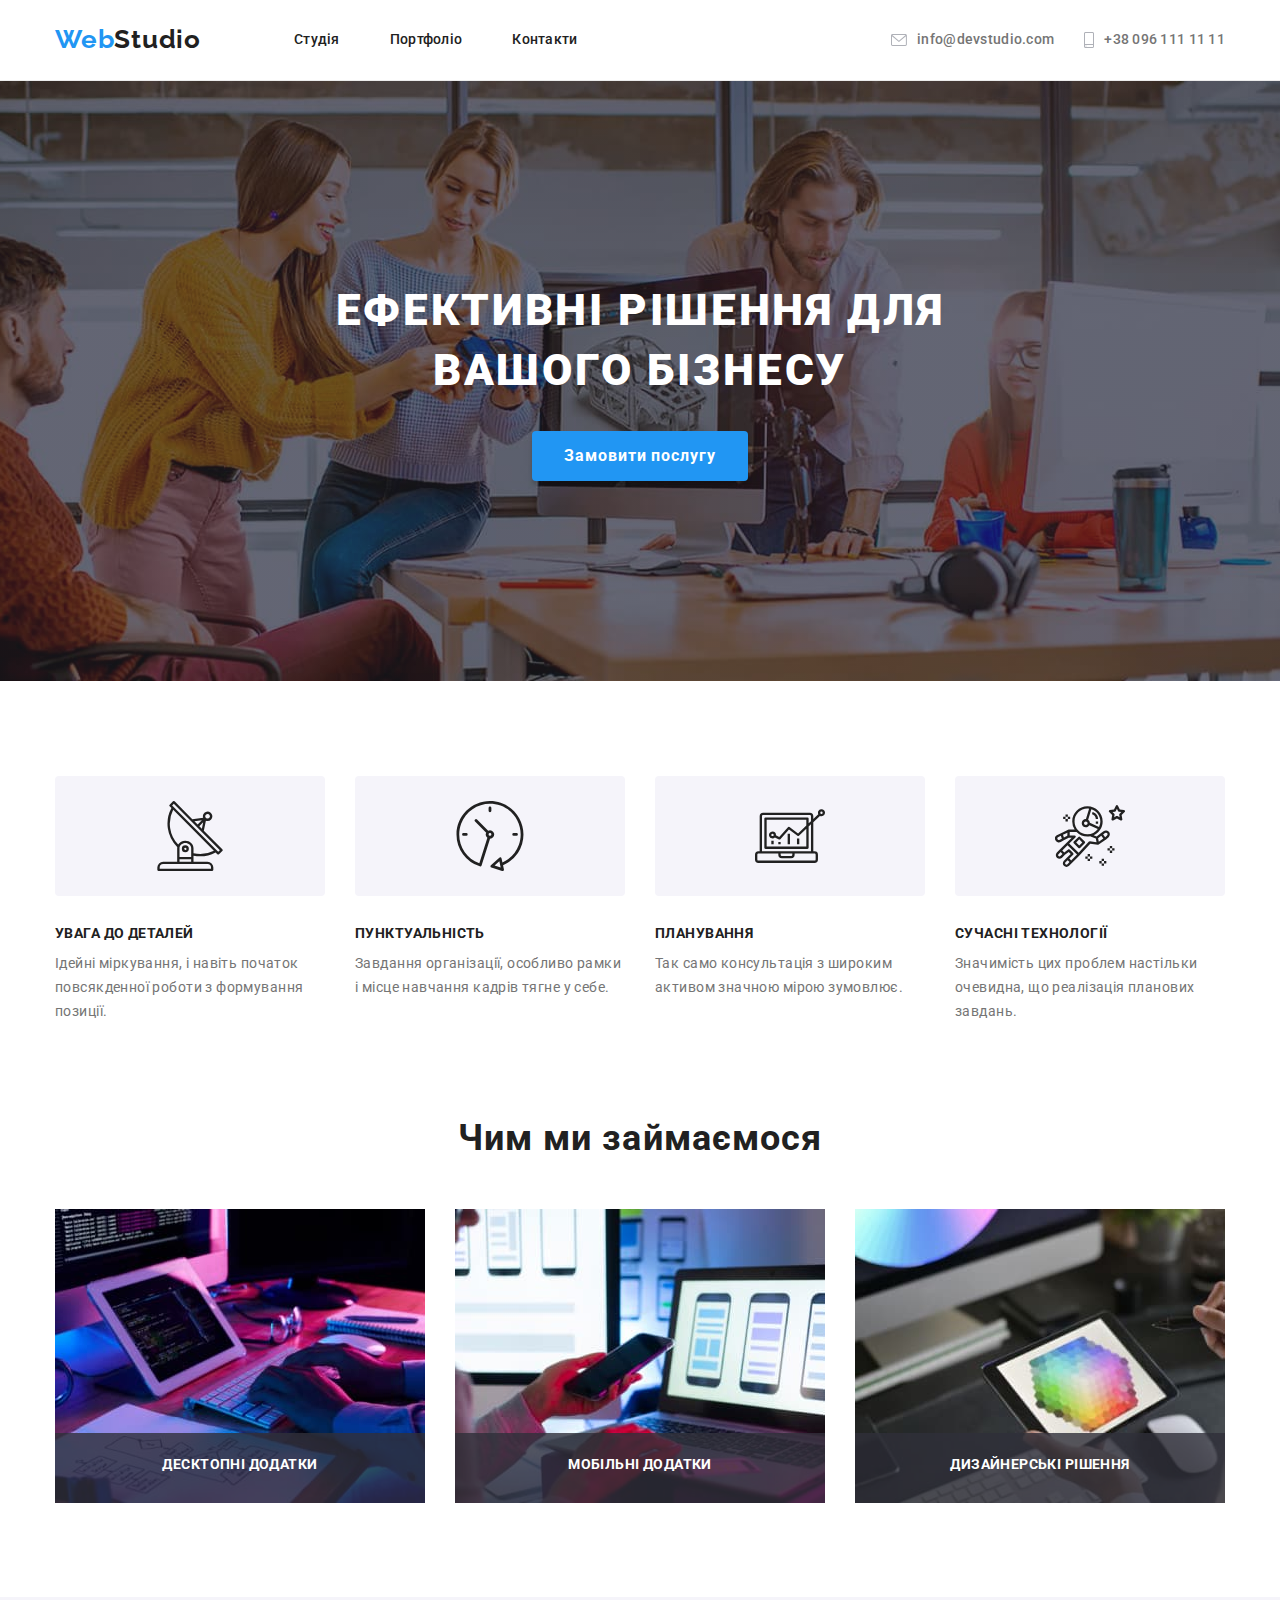
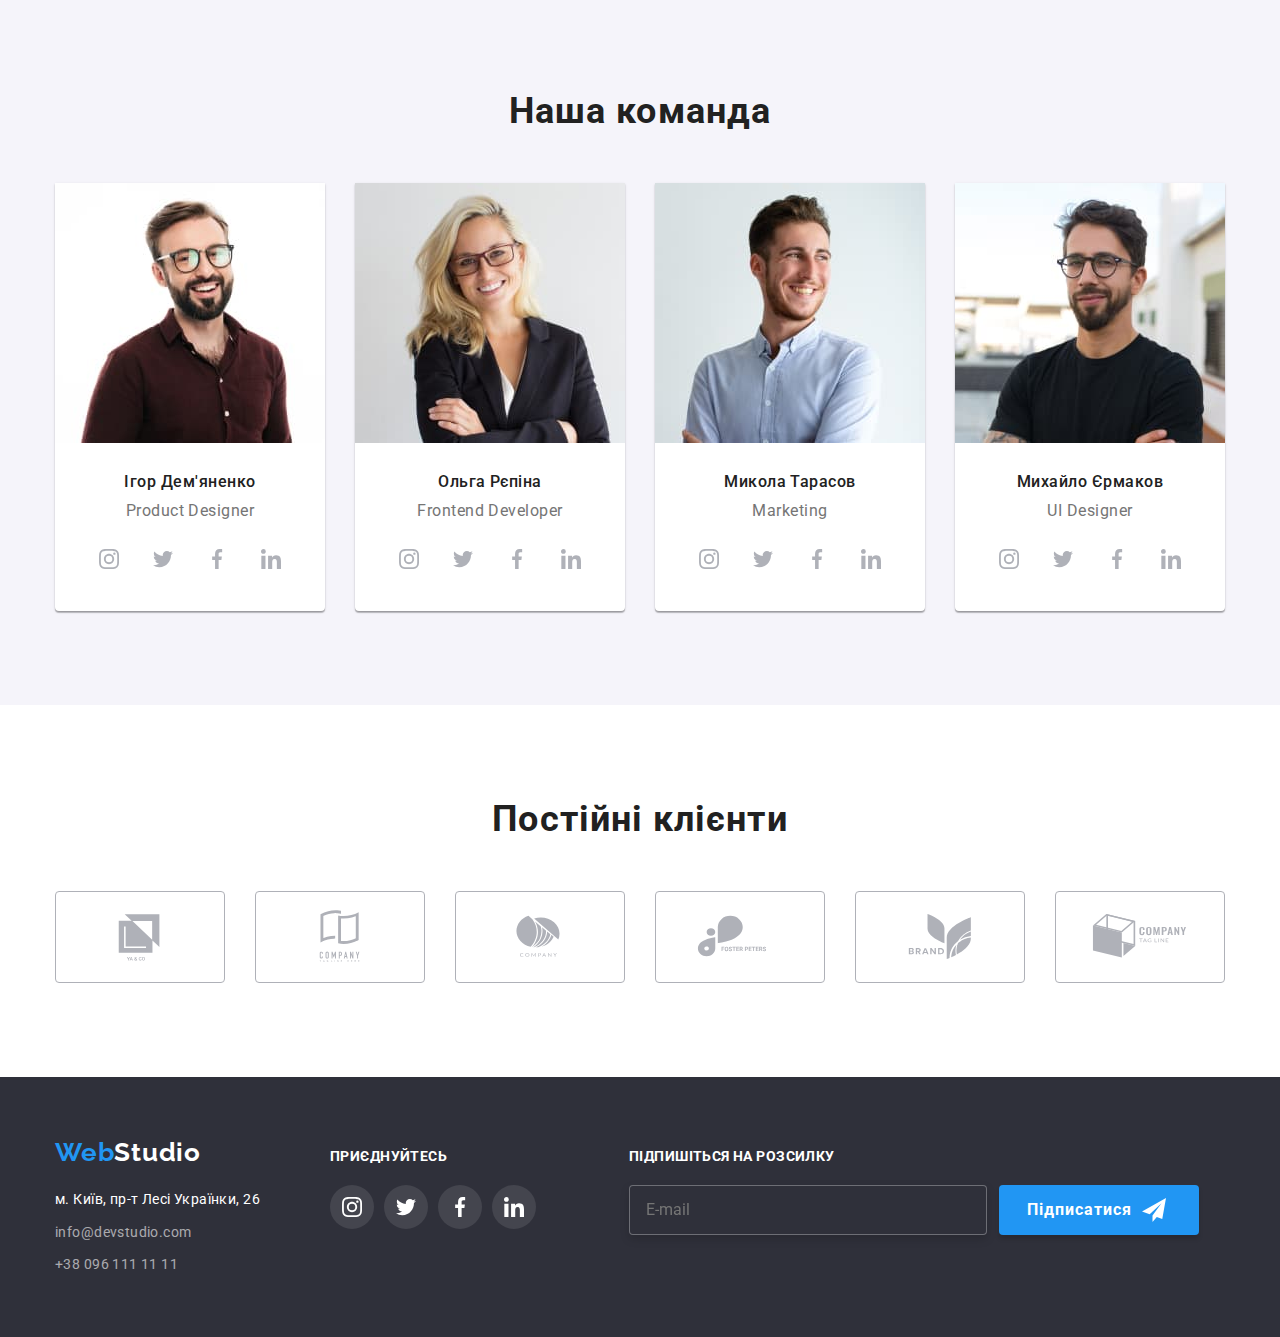
<file: index.html>
<!DOCTYPE html>
<html lang="en">
  <head>
    <meta charset="UTF-8" />
    <meta name="viewport" content="width=device-width, initial-scale=1.0" />
    <title>Document</title>
    <link
      rel="stylesheet"
      href="https://cdnjs.cloudflare.com/ajax/libs/modern-normalize/1.0.0/modern-normalize.min.css"
    />
    <link
      href="https://fonts.googleapis.com/css2?family=Raleway:wght@700&family=Roboto:wght@400;500;700;900&display=swap"
      rel="stylesheet"
    />
    <link rel="stylesheet" href="./css/main.min.css" />
  </head>
  <body class="blackout">
    <!-- Шапка сайта -->
    <header class="page-header">
      <div class="header-container container">
        <nav class="nav-container">
          <a href="./index.html" class="nav-container__logo">
            <span class="nav-container__logo-web">Web</span
            ><span class="nav-container__logo-studio">Studio</span>
          </a>
          <ul class="site-nav">
            <li class="site-nav__fover">
              <a href="./index.html" class="site-nav__link">Студія</a>
            </li>
            <li class="site-nav__fover">
              <a href="./portfolio.html" class="site-nav__link">Портфоліо</a>
            </li>
            <li class="site-nav__fover">
              <a href="#" class="site-nav__link">Контакти</a>
            </li>
          </ul>
        </nav>
        <ul class="auth-nav">
          <!-- mailto -->
          <li class="auth-nav__item">
            <a href="mailto:info@devstudio.com" class="auth-nav__link">
              <div class="auth-nav__block">
                <svg class="auth-nav__icon-mailto" width="16" height="12">
                  <use
                    xlink:href="#icon-envelope-hover"
                    class="auth-nav__mailto"
                  ></use>
                </svg>
              </div>
              info@devstudio.com</a
            >
          </li>
          <li class="auth-nav__item">
            <a href="tel:+380961111111" class="auth-nav__link">
              <div class="auth-nav__block item-tel">
                <svg class="auth-nav__icon-tel" width="10" height="16">
                  <use
                    xlink:href="#icon-smartphone"
                    class="auth-nav__tel"
                  ></use>
                </svg>
              </div>
              +38 096 111 11 11</a
            >
          </li>
        </ul>
      </div>
    </header>
    <main class="page-main">
      <!-- Герой (Hero)-->
      <div class="hero-container">
        <section class="hero">
          <h1 class="hero-container__title">
            Ефективні рішення для <br />
            вашого бізнесу
          </h1>
          <button type="button" class="button" data-modal-open>
            Замовити послугу
          </button>
        </section>
      </div>
      <!-- Переваги (Benefits)-->
      <section class="benefits">
        <h2 class="benefits__title">Наші переваги</h2>
        <div class="benefits-container">
          <ul class="card-set">
            <li class="card-set__item">
              <span class="card-set__block">
                <svg class="card-set__img">
                  <use xlink:href="#icon-antenna-1"></use>
                </svg>
              </span>
              <h3 class="card-set__title">Увага до деталей</h3>
              <p class="card-set__line">
                Ідейні міркування, і навіть початок повсякденної роботи з
                формування позиції.
              </p>
            </li>
            <li class="card-set__item">
              <span class="card-set__block">
                <svg class="card-set__img">
                  <use xlink:href="#icon-clock-1"></use>
                </svg>
              </span>
              <h3 class="card-set__title">Пунктуальність</h3>
              <p class="card-set__line">
                Завдання організації, особливо рамки і місце навчання кадрів
                тягне у себе.
              </p>
            </li>
            <li class="card-set__item">
              <span class="card-set__block">
                <svg class="card-set__img">
                  <use xlink:href="#icon-diagram-1"></use>
                </svg>
              </span>
              <h3 class="card-set__title">Планування</h3>
              <p class="card-set__line">
                Так само консультація з широким активом значною мірою зумовлює.
              </p>
            </li>
            <li class="card-set__item">
              <span class="card-set__block">
                <svg class="card-set__img">
                  <use xlink:href="#icon-astronaut-1"></use>
                </svg>
              </span>
              <h3 class="card-set__title">Сучасні технології</h3>
              <p class="card-set__line">
                Значимість цих проблем настільки очевидна, що реалізація
                планових завдань.
              </p>
            </li>
          </ul>
        </div>
      </section>
      <!-- Чим ми займаємося -->
      <section class="services">
        <div class="services-container">
          <h3 class="services__invisible-title">Чим ми займаємося</h3>
          <ul class="services__blok">
            <li class="services__item">
              <img
                src="./images/1_1img.jpg"
                alt="Програміст працюе за планшетом"
                width="370"
                height="294"
                class="services__img"
              />
              <div class="services__block-title">
                <h3 class="services__title">Десктопні додатки</h3>
              </div>
            </li>
            <li class="services__item">
              <img
                src="./images/1_2img.jpg"
                alt="Людина з телефоном працюе за ноутбуком"
                width="370"
                height="294"
                class="services__img"
              />
              <div class="services__block-title">
                <h3 class="services__title">Мобільні додатки</h3>
              </div>
            </li>
            <li class="services__item">
              <img
                src="./images/1_3img.jpg"
                alt="Людина малює на планшеті"
                width="370"
                height="294"
                class="services__img"
              />
              <div class="services__block-title">
                <h3 class="services__title">Дизайнерські рішення</h3>
              </div>
            </li>
          </ul>
        </div>
      </section>
      <!-- Наша команда team -->
      <section class="team">
        <div class="team-container">
          <h3 class="team-container__title">Наша команда</h3>
          <ul class="team__blok">
            <li class="team__background">
              <img
                class="team__img"
                src="./images/2_1img.jpg"
                alt="Усміхнений хлопець в окулярах"
                width="270"
                height="260"
              />
              <div class="team__block-text">
                <h3 class="team__title">Ігор Дем'яненко</h3>
                <p class="team__text">Product Designer</p>
                <!-- icon smm -->
                <ul class="icon-smm">
                  <!-- instagram -->
                  <li class="icon-smm__block">
                    <a href="" class="icon-smm__linck">
                      <svg class="icon-smm__icon" height="20px" width="20px">
                        <use xlink:href="#icon-instagram-2"></use>
                      </svg>
                    </a>
                  </li>
                  <!-- twitter -->
                  <li class="icon-smm__block">
                    <a href="" class="icon-smm__linck">
                      <svg class="icon-smm__icon" height="20px" width="20px">
                        <use xlink:href="#icon-twitter-1"></use>
                      </svg>
                    </a>
                  </li>
                  <!-- facebook -->
                  <li class="icon-smm__block">
                    <a href="" class="icon-smm__linck">
                      <svg class="icon-smm__icon" height="20px" width="20px">
                        <use xlink:href="#icon-facebook-1"></use>
                      </svg>
                    </a>
                  </li>
                  <!-- linkedin -->
                  <li class="icon-smm__block">
                    <a href="" class="icon-smm__linck">
                      <svg class="icon-smm__icon" height="20px" width="20px">
                        <use xlink:href="#icon-linkedin-1"></use>
                      </svg>
                    </a>
                  </li>
                </ul>
              </div>
            </li>
            <li class="team__background">
              <img
                class="team__img"
                src="./images/2_2img.jpg"
                alt="Усміхненена дівчина в окулярах"
                width="270"
                height="260"
              />
              <div class="team__block-text">
                <h3 class="team__title">Ольга Рєпіна</h3>
                <p class="team__text">Frontend Developer</p>
                <!-- icon smm -->
                <ul class="icon-smm">
                  <!-- instagram -->
                  <li class="icon-smm__block">
                    <a href="" class="icon-smm__linck">
                      <svg class="icon-smm__icon" height="20px" width="20px">
                        <use xlink:href="#icon-instagram-2"></use>
                      </svg>
                    </a>
                  </li>
                  <!-- twitter -->
                  <li class="icon-smm__block">
                    <a href="" class="icon-smm__linck">
                      <svg class="icon-smm__icon" height="20px" width="20px">
                        <use xlink:href="#icon-twitter-1"></use>
                      </svg>
                    </a>
                  </li>
                  <!-- facebook -->
                  <li class="icon-smm__block">
                    <a href="" class="icon-smm__linck">
                      <svg class="icon-smm__icon" height="20px" width="20px">
                        <use xlink:href="#icon-facebook-1"></use>
                      </svg>
                    </a>
                  </li>
                  <!-- linkedin -->
                  <li class="icon-smm__block">
                    <a href="" class="icon-smm__linck">
                      <svg class="icon-smm__icon" height="20px" width="20px">
                        <use xlink:href="#icon-linkedin-1"></use>
                      </svg>
                    </a>
                  </li>
                </ul>
              </div>
            </li>
            <li class="team__background">
              <img
                class="team__img"
                src="./images/2_3img.jpg"
                alt="Усміхнений хлопець"
                width="270"
                height="260"
              />
              <div class="team__block-text">
                <h3 class="team__title">Микола Тарасов</h3>
                <p class="team__text">Marketing</p>
                <!-- icon smm -->
                <ul class="icon-smm">
                  <!-- instagram -->
                  <li class="icon-smm__block">
                    <a href="" class="icon-smm__linck">
                      <svg class="icon-smm__icon" height="20px" width="20px">
                        <use xlink:href="#icon-instagram-2"></use>
                      </svg>
                    </a>
                  </li>
                  <!-- twitter -->
                  <li class="icon-smm__block">
                    <a href="" class="icon-smm__linck">
                      <svg class="icon-smm__icon" height="20px" width="20px">
                        <use xlink:href="#icon-twitter-1"></use>
                      </svg>
                    </a>
                  </li>
                  <!-- facebook -->
                  <li class="icon-smm__block">
                    <a href="" class="icon-smm__linck">
                      <svg class="icon-smm__icon" height="20px" width="20px">
                        <use xlink:href="#icon-facebook-1"></use>
                      </svg>
                    </a>
                  </li>
                  <!-- linkedin -->
                  <li class="icon-smm__block">
                    <a href="" class="icon-smm__linck">
                      <svg class="icon-smm__icon" height="20px" width="20px">
                        <use xlink:href="#icon-linkedin-1"></use>
                      </svg>
                    </a>
                  </li>
                </ul>
              </div>
            </li>
            <li class="team__background">
              <img
                class="team__img"
                src="./images/2_4img.jpg"
                alt="Хлопець в окулярах"
                width="270"
                height="260"
              />
              <div class="team__block-text">
                <h3 class="team__title">Михайло Єрмаков</h3>
                <p class="team__text">UI Designer</p>
                <!-- icon smm -->
                <ul class="icon-smm">
                  <!-- instagram -->
                  <li class="icon-smm__block">
                    <a href="" class="icon-smm__linck">
                      <svg class="icon-smm__icon" height="20px" width="20px">
                        <use xlink:href="#icon-instagram-2"></use>
                      </svg>
                    </a>
                  </li>
                  <!-- twitter -->
                  <li class="icon-smm__block">
                    <a href="" class="icon-smm__linck">
                      <svg class="icon-smm__icon" height="20px" width="20px">
                        <use xlink:href="#icon-twitter-1"></use>
                      </svg>
                    </a>
                  </li>
                  <!-- facebook -->
                  <li class="icon-smm__block">
                    <a href="" class="icon-smm__linck">
                      <svg class="icon-smm__icon" height="20px" width="20px">
                        <use xlink:href="#icon-facebook-1"></use>
                      </svg>
                    </a>
                  </li>
                  <!-- linkedin -->
                  <li class="icon-smm__block">
                    <a href="" class="icon-smm__linck">
                      <svg class="icon-smm__icon" height="20px" width="20px">
                        <use xlink:href="#icon-linkedin-1"></use>
                      </svg>
                    </a>
                  </li>
                </ul>
              </div>
            </li>
          </ul>
        </div>
      </section>
      <!-- Постійні клієнти Regular customers -->
      <section class="customers">
        <div class="customers-container">
          <h3 class="customers__title">Постійні клієнти</h3>
          <!-- логотип постійні клієнти -->
          <ul class="customers__icon-block">
            <li class="customers__icon-section">
              <a href="" class="services__link">
                <svg class="customers__icon" height="60px" width="106px">
                  <use xlink:href="#icon-Logo"></use>
                </svg>
              </a>
            </li>
            <li class="customers__icon-section">
              <a href="" class="services__link">
                <svg class="customers__icon" height="60px" width="106px">
                  <use xlink:href="#icon-Logo-1"></use>
                </svg>
              </a>
            </li>
            <li class="customers__icon-section">
              <a href="" class="services__link">
                <svg class="customers__icon" height="60px" width="106px">
                  <use xlink:href="#icon-Logo-2"></use>
                </svg>
              </a>
            </li>
            <li class="customers__icon-section">
              <a href="" class="services__link">
                <svg class="customers__icon" height="60px" width="106px">
                  <use xlink:href="#icon-Logo-3"></use>
                </svg>
              </a>
            </li>
            <li class="customers__icon-section">
              <a href="" class="services__link">
                <svg class="customers__icon" height="60px" width="106px">
                  <use xlink:href="#icon-Logo-4"></use>
                </svg>
              </a>
            </li>
            <li class="customers__icon-section">
              <a href="" class="services__link">
                <svg class="customers__icon" height="60px" width="106px">
                  <use xlink:href="#icon-Logo-5"></use>
                </svg>
              </a>
            </li>
          </ul>
        </div>
      </section>
    </main>
    <!-- Футер -->
    <footer class="footer">
      <div class="footer__container">
        <div class="footer__block-address">
          <a href="./index.html" class="footer__logo">
            <span class="footer__web">Web</span
            ><span class="footer__studio">Studio</span>
          </a>
          <address class="footer__address">
            <ul class="address__block">
              <li class="address__item">
                <a
                  href="https://goo.gl/maps/CPtrU1FHBa2aNyZL9"
                  target="_blank"
                  rel="noopener noreferrer nofollow"
                  class="address__link"
                  ><span class="address__link-color"
                    >м. Київ, пр-т Лесі Українки, 26</span
                  ></a
                >
              </li>
              <li class="item">
                <a href="mailto:info@devstudio.com" class="address__link"
                  >info@devstudio.com</a
                >
              </li>
              <li class="item">
                <a href="tel:+380961111111" class="address__link"
                  >+38 096 111 11 11</a
                >
              </li>
            </ul>
          </address>
        </div>
        <div class="footer__block-smm">
          <h3 class="footer__title">ПРИЄДНУЙТЕСЬ</h3>
          <ul class="footer__block-icon">
            <!-- instagram -->
            <li class="footer__section-icon">
              <a href="" class="footer__icon-linck">
                <svg class="footer__icon" height="20px" width="20px">
                  <use xlink:href="#icon-instagram-2"></use>
                </svg>
              </a>
            </li>
            <!-- twitter -->
            <li class="footer__section-icon">
              <a href="" class="footer__icon-linck">
                <svg class="footer__icon" height="20px" width="20px">
                  <use xlink:href="#icon-twitter-1"></use>
                </svg>
              </a>
            </li>
            <!-- facebook -->
            <li class="footer__section-icon">
              <a href="" class="footer__icon-linck">
                <svg class="footer__icon" height="20px" width="20px">
                  <use xlink:href="#icon-facebook-1"></use>
                </svg>
              </a>
            </li>
            <!-- linkedin -->
            <li class="footer__section-icon">
              <a href="" class="footer__icon-linck">
                <svg class="footer__icon" height="20px" width="20px">
                  <use xlink:href="#icon-linkedin-1"></use>
                </svg>
              </a>
            </li>
          </ul>
        </div>
        <div class="footer__email">
          <form>
            <h3 class="footer__title">Підпишіться на розсилку</h3>
            <div class="footer__form">
              <label for="footer-mail">
                <input
                  type="email"
                  id="footer-mail"
                  name="mail"
                  class="input__footer"
                  placeholder="E-mail"
                />
              </label>
              <button type="submit" class="footer__button">
                Підписатися
                <svg class="footer__button-svg" width="24" height="24">
                  <use href="#icon-telegram"></use>
                </svg>
              </button>
            </div>
          </form>
        </div>
      </div>
    </footer>
    <!-- Модал -->
    <div class="backdrop is-hidden" data-modal>
      <div class="modal">
        <button class="button-close" data-modal-close>
          <svg class="bcard-set-img" width="18" height="18">
            <use xlink:href="#icon-close-black"></use>
          </svg>
        </button>
        <div class="modal__contact">
          <h3 class="modal__text">Залиште свої дані, ми вам передзвонимо</h3>
          <!--  Ім'я -->
          <form name="contact__form">
            <label class="form__label" for="person-name">Ім'я</label>
            <div class="form__control">
              <input
                class="form__input"
                id="person-name"
                type="text"
                name="person-name"
              />
              <svg class="form__icon" width="12" height="12">
                <use href="#icon-contakt-name"></use>
              </svg>
            </div>
            <!--  Телефон -->
            <label class="form__label" for="person-phone">Телефон</label>
            <div class="form__control">
              <input
                class="form__input"
                id="person-phone"
                type="tel"
                name="person-phone"
              />
              <svg class="form__icon" width="13" height="13">
                <use href="#icon-tel"></use>
              </svg>
            </div>
            <!--  Пошта -->
            <label class="form__label" for="person-mail">Пошта</label>
            <div class="form__control">
              <input
                class="form__input"
                id="person-mail"
                type="email"
                name="person-mail"
              />
              <svg class="form__icon" width="15" height="12">
                <use href="#icon-emeil"></use>
              </svg>
            </div>
            <!--  Коментар -->
            <label class="form__label" for="person-comment">Коментар</label>
            <textarea
              class="form__textarea"
              id="person-comment"
              name="person-comment"
              placeholder="Введіть текст"
            ></textarea>
            <!--  checkbox -->
            <div class="checkbox__container">
              <label class="checkbox__label text" for="agreement">
                <input
                  class="checkbox__input visually__hidden"
                  type="checkbox"
                  name=""
                  id="agreement"
                />
                <svg class="checkbox__svg" width="16px" height="15px">
                  <use xlink:href="#icon-icon-check"></use>
                </svg>
                Погоджуюся з розсилкою та приймаю
                <a href="#" class="checkbox__link">Умови договору</a>
              </label>
            </div>
            <!--  button -->
            <div class="modal-button">
              <button class="form-button" type="submit">Відправити</button>
            </div>
          </form>
        </div>
      </div>
    </div>
    <script src="./js/modal.js"></script>
    <!-- icon infa -->
    <svg display="none">
      <symbol id="icon-antenna-1" viewBox="0 0 32 32">
        <path
          d="m30.773 22.098-8.443-8.505.937-4.615c.242.094.499.144.758.146h.006a2.159 2.159 0 1 0-2.008-1.435l-4.96.605L8.972.161a.534.534 0 0 0-.377-.16.532.532 0 0 0-.373.155L6.709 1.66a.534.534 0 0 0 0 .754l.814.826a14.943 14.943 0 0 0 2.519 17.663.513.513 0 0 0 .146.098c-.034.18-.051.364-.052.547v6.187h-6.4a2.67 2.67 0 0 0-2.667 2.667v1.067c0 .295.239.533.533.533h24.533a.533.533 0 0 0 .533-.533v-1.067a2.67 2.67 0 0 0-2.667-2.667h-6.4v-2.742a15.09 15.09 0 0 0 3.049.32 14.854 14.854 0 0 0 7.04-1.783l.818.823a.534.534 0 0 0 .377.16.532.532 0 0 0 .373-.155l1.513-1.504a.534.534 0 0 0 0-.754zM23.28 6.233a1.066 1.066 0 1 1 .752 1.822h-.003a1.067 1.067 0 0 1-.747-1.823h-.002zm-1.256 3.505-.598 2.946-1.175-1.182 1.774-1.763zm-.605-.902-1.92 1.909-1.485-1.493 3.405-.415zM24.004 28.8a1.6 1.6 0 0 1 1.6 1.6v.533H2.137V30.4a1.6 1.6 0 0 1 1.6-1.6h20.267zm-7.467-2.133v1.067h-5.333v-1.067h5.333zM11.204 25.6v-4.053c0-1.294 1.196-2.347 2.667-2.347s2.667 1.053 2.667 2.347V25.6h-5.333zm6.4-1.696v-2.357c0-1.882-1.675-3.413-3.733-3.413a3.8 3.8 0 0 0-3.281 1.786A13.87 13.87 0 0 1 8.311 4.033l18.602 18.708a13.818 13.818 0 0 1-9.309 1.163zm11.289-.684L7.836 2.039l.755-.752 7.935 7.98c.004 0 .006.007.01.01l13.115 13.191-.757.752z"
        />
        <path
          d="M13.876 20.267h-.005a1.6 1.6 0 1 0-.004 3.2h.005a1.6 1.6 0 1 0 .004-3.2zm.373 1.978a.534.534 0 0 1-.752-.756.534.534 0 0 1 .373-.155.532.532 0 0 1 .373.911h.005z"
        />
      </symbol>
      <symbol id="icon-astronaut-1" viewBox="0 0 32 32">
        <path
          d="M31.974 4.524a.534.534 0 0 0-.43-.363l-1.91-.278-.855-1.731c-.179-.365-.777-.365-.956 0l-.855 1.731-1.91.278a.535.535 0 0 0-.296.91l1.383 1.348-.326 1.903c-.034.2.048.402.212.522a.53.53 0 0 0 .562.04l1.709-.899 1.709.899a.536.536 0 0 0 .775-.563l-.326-1.903 1.383-1.348a.536.536 0 0 0 .135-.547zm-2.463 1.327a.534.534 0 0 0-.153.472l.191 1.114-1-.526a.533.533 0 0 0-.498 0l-1.001.526.191-1.114a.534.534 0 0 0-.153-.472l-.81-.789 1.119-.163a.532.532 0 0 0 .402-.292l.5-1.013.5 1.013a.535.535 0 0 0 .402.292l1.119.163-.809.789zM26.134 20.522h-1.067v1.067h1.067v-1.067zM26.134 22.656h-1.067v1.067h1.067v-1.067zM27.2 21.589h-1.067v1.067H27.2v-1.067zM25.067 21.589H24v1.067h1.067v-1.067zM22.4 26.389h-1.067v1.067H22.4v-1.067zM22.4 28.522h-1.067v1.067H22.4v-1.067zM23.467 27.456H22.4v1.067h1.067v-1.067zM21.333 27.456h-1.067v1.067h1.067v-1.067zM16 24.256h-1.067v1.067H16v-1.067zM16 26.389h-1.067v1.067H16v-1.067zM17.067 25.322H16v1.067h1.067v-1.067zM14.933 25.322h-1.067v1.067h1.067v-1.067zM5.867 6.122H4.8v1.067h1.067V6.122zM5.867 8.255H4.8v1.067h1.067V8.255z"
        />
        <path
          d="M6.933 7.189H5.866v1.067h1.067V7.189zM4.8 7.189H3.733v1.067H4.8V7.189z"
        />
        <path
          d="M24.715 14.159a1.775 1.775 0 0 0-1.188-.705 1.778 1.778 0 0 0-1.34.352l-1.252.96-1.898 1.417-1.358-.541c2.421-1.086 4.114-3.508 4.114-6.32 0-3.823-3.123-6.933-6.961-6.933s-6.961 3.11-6.961 6.933a6.86 6.86 0 0 0 1.12 3.758l-2.764-.024h-.005c-.009 0-.015.004-.023.005a.515.515 0 0 0-.155.031l-.038.013c-.006.003-.013.003-.019.006l-3.233 1.596-.001.001-1.893.911a.397.397 0 0 0-.063.035 1.779 1.779 0 0 0-.598 2.295c.22.429.595.745 1.056.889a1.776 1.776 0 0 0 1.378-.128l1.388-.738 2.264-1.169 1.357-.008L2.2 22.211l-.002.001-1.339 1.333c-.316.315-.49.732-.49 1.178s.174.863.49 1.179c.325.323.752.485 1.179.485s.854-.162 1.18-.485l1.314-1.309 1.741-1.3.901.897-1.762 1.754-.002.001-1.339 1.333c-.316.315-.49.732-.49 1.178s.174.863.49 1.179c.325.323.753.485 1.18.485s.855-.162 1.18-.485l3.482-3.467.001-.002 1.01-1-.004-.004c.006-.006.015-.009.022-.015l5.166-5.658 3.471.494a.52.52 0 0 0 .262-.033c.018-.006.033-.015.05-.023.019-.01.039-.015.058-.027l3.213-2.133c.012-.008.018-.021.029-.029.013-.01.029-.014.041-.026l1.271-1.191c.662-.62.753-1.635.212-2.362zM2.13 17.77a.714.714 0 0 1-.558.052.717.717 0 0 1-.213-1.26l1.314-.632.449 1.312-.992.528zm3.498-1.828-1.548.8-.439-1.283 2.027-1.001-.04 1.484zm15.099-6.62a5.79 5.79 0 0 1-.599 2.559l-4.181-1.899a1.863 1.863 0 0 0-.788-1.388l1.464-4.86c2.378.756 4.105 2.974 4.105 5.588zm-11.789 0c0-3.235 2.644-5.867 5.894-5.867.253 0 .5.021.745.052l-1.432 4.754c-.019-.001-.037-.006-.057-.006-1.033 0-1.873.837-1.873 1.867s.84 1.867 1.873 1.867c.694 0 1.294-.383 1.618-.945l3.862 1.755a5.894 5.894 0 0 1-4.737 2.39c-3.25 0-5.894-2.632-5.894-5.867zm5.956.8c0 .441-.362.8-.806.8s-.806-.359-.806-.8c0-.441.362-.8.806-.8s.806.359.806.8zM2.465 25.146a.608.608 0 0 1-.854.001.592.592 0 0 1 0-.844l.962-.958.851.848-.959.955zm3.214 3.734a.608.608 0 0 1-.855.001.592.592 0 0 1 0-.844l.963-.959.852.848-.96.955zm3.481-3.469-.002.001-1.765 1.76-.852-.848 1.763-1.755.002-.001c.04-.04.065-.088.09-.135.007-.014.02-.026.026-.04.017-.041.019-.085.026-.129.003-.025.014-.047.014-.073 0-.036-.013-.07-.02-.106-.006-.032-.006-.065-.019-.095a.55.55 0 0 0-.091-.138c-.01-.012-.014-.027-.025-.038h-.001l-.001-.002-1.607-1.6c-.017-.017-.039-.024-.058-.038a.507.507 0 0 0-.087-.058.515.515 0 0 0-.093-.033.507.507 0 0 0-.103-.02.5.5 0 0 0-.095.005.53.53 0 0 0-.104.02.477.477 0 0 0-.094.045c-.02.011-.042.015-.061.029L4.23 23.486l-.901-.897 2.399-2.386 4.361 4.289-.928.919zm6.819-7.017c-.015-.002-.03.004-.045.003a.556.556 0 0 0-.3.075.492.492 0 0 0-.083.061c-.013.011-.028.017-.04.029l-4.698 5.146-4.328-4.257 2.833-2.818a.534.534 0 0 0-.379-.911v-.001l-2.219.013.028-1.607 3.104.027a6.947 6.947 0 0 0 4.981 2.101c.437 0 .864-.045 1.279-.123.04.032.079.065.13.085l2.41.96.331 1.644-3.003-.427zm4.041.178-.313-1.558 1.446-1.08.947 1.257-2.08 1.381zm3.754-2.831-.838.785-.931-1.236.831-.637a.735.735 0 0 1 .543-.143.718.718 0 0 1 .48.284.713.713 0 0 1-.085.947z"
        />
        <path
          d="m13.602 18.544-2.143-2.133a.534.534 0 0 0-.753 0l-2.142 2.133a.537.537 0 0 0 0 .756l2.142 2.133a.536.536 0 0 0 .753 0l2.143-2.133a.535.535 0 0 0 0-.756zm-2.519 1.759-1.387-1.381 1.387-1.381 1.387 1.381-1.387 1.381zM17.164 5.071l-.258 1.036c.071.018 1.738.452 1.738 2.149h1.067c0-2.017-1.666-2.965-2.547-3.185zM19.711 9.322h-1.067v1.067h1.067V9.322z"
        />
      </symbol>
      <symbol id="icon-clock-1" viewBox="0 0 32 32">
        <path
          d="M31.297 15.301C31.295 6.849 24.442-.002 15.989 0S.686 6.855.688 15.308a15.304 15.304 0 0 0 10.649 14.576.662.662 0 0 0 .529-.065.637.637 0 0 0 .283-.356l3.865-12.25a1.912 1.912 0 1 0-.84-3.635l-5.106-5.107a.637.637 0 0 0-.902.902l5.103 5.109a1.876 1.876 0 0 0 .536 2.309l-3.683 11.673C3.844 25.783.118 17.71 2.799 10.432S13.553-.572 20.831 2.109s11.004 10.754 8.323 18.032a14.042 14.042 0 0 1-7.462 7.973l-.398-1.874a.638.638 0 0 0-1.048-.344l-3.837 3.426a.637.637 0 0 0 .231 1.084l4.899 1.563a.638.638 0 0 0 .819-.74l-.391-1.839a15.255 15.255 0 0 0 9.329-14.089zm-15.305-.637a.638.638 0 1 1 0 1.277.638.638 0 0 1 0-1.277zm2.101 14.864 2.184-1.948.603 2.84-2.787-.892z"
        />
        <path
          d="M15.354 3.185V4.46a.638.638 0 1 0 1.276 0V3.185a.638.638 0 0 0-1.276 0zM3.876 14.664a.638.638 0 0 0 0 1.276h1.275a.638.638 0 1 0 0-1.276H3.876zM28.108 15.939a.638.638 0 1 0 0-1.276h-1.275a.638.638 0 0 0 0 1.276h1.275z"
        />
      </symbol>
      <symbol id="icon-diagram-1" viewBox="0 0 32 32">
        <path
          d="M14.926 14.965h1.066v4.798h-1.066v-4.797zM19.19 17.097h1.066v2.665H19.19v-2.665zM10.661 18.696h1.066v1.066h-1.066v-1.066zM7.463 18.163h1.066v1.599H7.463v-1.599z"
        />
        <path
          d="M1.599 28.291h25.587a1.6 1.6 0 0 0 1.599-1.599V24.56a1.6 1.6 0 0 0-1.599-1.599h-.533V9.668L29.681 6.8a1.608 1.608 0 1 0-.746-.763L26.654 8.2V6.97a1.6 1.6 0 0 0-1.599-1.599H3.733A1.6 1.6 0 0 0 2.134 6.97v15.992h-.533a1.6 1.6 0 0 0-1.599 1.599v2.132a1.6 1.6 0 0 0 1.599 1.599zM30.384 4.837a.533.533 0 1 1 0 1.067.533.533 0 0 1 0-1.067zM3.198 6.969c0-.294.239-.533.533-.533h21.322c.294 0 .533.239.533.533v2.239l-1.066 1.013V8.035a.533.533 0 0 0-.533-.533H4.797a.533.533 0 0 0-.533.533v13.326c0 .294.239.533.533.533h19.19a.533.533 0 0 0 .533-.533v-9.674l1.066-1.01v12.284H3.198V6.969zm4.798 6.93a1.598 1.598 0 1 0 1.107 2.749l1.853.93a.532.532 0 0 0 .636-.123l3.939-4.431 3.872 2.901a.533.533 0 0 0 .686-.039l3.365-3.188v8.131H5.33V8.569h18.124v2.66l-3.771 3.572-3.904-2.927a.533.533 0 0 0-.718.072l-3.993 4.493-1.493-.746c.011-.064.018-.129.02-.193a1.6 1.6 0 0 0-1.599-1.599zm.533 1.599a.533.533 0 1 1-1.067 0 .533.533 0 0 1 1.067 0zm3.198 8.529h5.331v.533a.533.533 0 0 1-.533.533h-4.264a.533.533 0 0 1-.533-.533v-.533zm-10.661.533c0-.294.239-.533.533-.533h9.062v.533a1.6 1.6 0 0 0 1.599 1.599h4.264a1.6 1.6 0 0 0 1.599-1.599v-.533h9.062c.294 0 .533.239.533.533v2.132a.533.533 0 0 1-.533.533H1.598a.533.533 0 0 1-.533-.533V24.56z"
        />
      </symbol>
      <symbol id="icon-envelope-hover" viewBox="0 0 43 32">
        <path
          d="M38.667 0H4C1.794 0 0 1.794 0 4v24c0 2.206 1.794 4 4 4h34.667c2.206 0 4-1.794 4-4V4c0-2.206-1.794-4-4-4zm0 2.667c.181 0 .353.038.511.103L21.334 18.236 3.49 2.77a1.32 1.32 0 0 1 .511-.103h34.667zm0 26.666H4A1.334 1.334 0 0 1 2.667 28V5.587L20.46 21.008a1.335 1.335 0 0 0 1.748 0L40.001 5.587V28c0 .736-.598 1.333-1.333 1.333z"
        />
      </symbol>
      <symbol id="icon-facebook-1" viewBox="0 0 32 32">
        <path
          d="M21.329 5.313h2.921V.225C23.746.156 22.013 0 19.994 0c-4.212 0-7.097 2.649-7.097 7.519V12H8.249v5.688h4.648V32h5.699V17.689h4.46l.708-5.688h-5.169V8.082c.001-1.644.444-2.769 2.735-2.769z"
        />
      </symbol>
      <symbol id="icon-instagram-2" viewBox="0 0 32 32">
        <path
          d="M31.969 9.408c-.075-1.7-.35-2.869-.744-3.882a7.806 7.806 0 0 0-1.851-2.838A7.867 7.867 0 0 0 26.542.844C25.523.45 24.36.175 22.66.1 20.947.019 20.403 0 16.059 0s-4.888.019-6.595.094c-1.7.075-2.869.35-3.882.744a7.803 7.803 0 0 0-2.838 1.85A7.867 7.867 0 0 0 .9 5.52C.506 6.539.231 7.702.156 9.402c-.081 1.713-.1 2.257-.1 6.601s.019 4.888.094 6.595c.075 1.7.35 2.869.744 3.882a7.895 7.895 0 0 0 1.85 2.838 7.867 7.867 0 0 0 2.832 1.844c1.019.394 2.182.669 3.882.744 1.706.075 2.25.094 6.595.094s4.888-.019 6.595-.094c1.7-.075 2.869-.35 3.882-.744a8.184 8.184 0 0 0 4.682-4.682c.394-1.019.669-2.182.744-3.882.075-1.707.094-2.251.094-6.595s-.006-4.888-.081-6.595zm-2.882 13.065c-.069 1.563-.331 2.407-.55 2.969a5.31 5.31 0 0 1-3.038 3.038c-.563.219-1.413.481-2.969.55-1.688.075-2.194.094-6.464.094s-4.782-.019-6.464-.094c-1.563-.069-2.407-.331-2.969-.55a4.926 4.926 0 0 1-1.838-1.194 4.974 4.974 0 0 1-1.194-1.838c-.219-.563-.481-1.413-.55-2.969-.075-1.688-.094-2.194-.094-6.464s.019-4.782.094-6.464c.069-1.563.331-2.407.55-2.969a4.868 4.868 0 0 1 1.2-1.838A4.974 4.974 0 0 1 6.639 3.55c.563-.219 1.413-.481 2.969-.55 1.688-.075 2.194-.094 6.464-.094 4.276 0 4.782.019 6.464.094 1.563.069 2.407.331 2.969.55a4.914 4.914 0 0 1 1.838 1.194 4.974 4.974 0 0 1 1.194 1.838c.219.563.481 1.413.55 2.969.075 1.688.094 2.194.094 6.464s-.019 4.77-.094 6.458z"
        />
        <path
          d="M16.059 7.783c-4.538 0-8.22 3.682-8.22 8.22s3.682 8.22 8.22 8.22c4.539 0 8.22-3.682 8.22-8.22s-3.682-8.22-8.22-8.22zm0 13.552a5.333 5.333 0 0 1 0-10.664 5.333 5.333 0 0 1 0 10.664zM26.524 7.458a1.919 1.919 0 1 1-3.838 0 1.919 1.919 0 0 1 3.838 0z"
        />
      </symbol>
      <symbol id="icon-linkedin-1" viewBox="0 0 32 32">
        <path
          d="M31.992 32v-.001H32V20.263c0-5.741-1.236-10.164-7.948-10.164-3.227 0-5.392 1.771-6.276 3.449h-.093v-2.913h-6.364v21.364h6.627V21.42c0-2.785.528-5.479 3.977-5.479 3.399 0 3.449 3.179 3.449 5.657v10.401h6.62zM.528 10.636h6.635V32H.528V10.636zM3.843 0C1.722 0 0 1.721 0 3.843s1.721 3.879 3.843 3.879c2.121 0 3.843-1.757 3.843-3.879A3.846 3.846 0 0 0 3.843 0z"
        />
      </symbol>
      <symbol id="icon-Logo-1" viewBox="0 0 57 32">
        <path
          d="M26.727 3.165h-.073a7.542 7.542 0 0 0-.336-.012h-.243c-.212 0-.428.005-.642.016a.4.4 0 0 0-.049 0c-1.944.11-3.848.596-5.609 1.431l-.231.111V16.52l.54-.183a20.64 20.64 0 0 1 1.5-.445 18.34 18.34 0 0 1 4.317-.574v1.551c-.193.001-.38.007-.568.016h-.045a17.207 17.207 0 0 0-3.322.51 16.858 16.858 0 0 0-3.957 1.542V3.792a15.847 15.847 0 0 1 4.151-1.688c1.278-.33 2.593-.5 3.913-.504h.228c.273.007.538.019.788.038.658.046 1.31.15 1.95.311v1.527a12.05 12.05 0 0 0-1.889-.285l-.039-.003c-.132-.011-.263-.022-.386-.022zm2.688 1.561c.339.026.689.038 1.044.038a16.75 16.75 0 0 0 4.114-.528 16.958 16.958 0 0 0 3.956-1.543v14.875a15.88 15.88 0 0 1-4.153 1.688 15.948 15.948 0 0 1-3.913.503c-1 .008-1.997-.11-2.968-.35V4.438c.229.053.465.102.706.142.394.066.81.115 1.214.145zm7.57.115-.54.182c-.497.167-.997.316-1.5.449a18.23 18.23 0 0 1-4.483.575c-.352 0-.676-.01-.989-.03l-.43-.028v12.148l.37.033c.343.03.696.045 1.052.045a14.364 14.364 0 0 0 3.531-.457c.95-.238 1.874-.57 2.759-.991l.231-.111V4.843zM19.06 24.113a.788.788 0 0 0-.6-.243.895.895 0 0 0-.347.065.778.778 0 0 0-.444.449.893.893 0 0 0-.062.335v2.023a.94.94 0 0 0 .08.415.718.718 0 0 0 .48.415c.098.028.2.042.302.042a.855.855 0 0 0 .838-.851v-.226h-.529v.18a.458.458 0 0 1-.031.18.315.315 0 0 1-.077.114.38.38 0 0 1-.222.077.266.266 0 0 1-.249-.109.479.479 0 0 1-.07-.271v-1.887a.643.643 0 0 1 .065-.302c.027-.043.066-.077.112-.098s.097-.03.147-.024a.28.28 0 0 1 .236.114c.059.078.09.173.088.271v.175h.524v-.206a.953.953 0 0 0-.242-.639zM22.202 24.09a.92.92 0 0 0-1.197 0 .82.82 0 0 0-.205.283.959.959 0 0 0-.077.392v1.941a.932.932 0 0 0 .077.397.791.791 0 0 0 .205.271.837.837 0 0 0 .279.171.897.897 0 0 0 .918-.171.849.849 0 0 0 .2-.271.934.934 0 0 0 .077-.397v-1.941a.943.943 0 0 0-.077-.392.867.867 0 0 0-.2-.283zm-.247 2.616a.355.355 0 0 1-.105.28.386.386 0 0 1-.498 0 .352.352 0 0 1-.105-.28v-1.941a.355.355 0 0 1 .105-.28.386.386 0 0 1 .498 0 .352.352 0 0 1 .105.28v1.941zM26.329 27.573v-3.674h-.509l-.668 1.945h-.009l-.673-1.945h-.503v3.674h.525v-2.235h.009l.514 1.58h.262l.518-1.58h.009v2.235h.525zM29.311 24.157a.727.727 0 0 0-.297-.201 1.168 1.168 0 0 0-.38-.057h-.78v3.674h.523v-1.435h.27a.964.964 0 0 0 .472-.1.759.759 0 0 0 .287-.281.875.875 0 0 0 .12-.32c.021-.138.03-.278.028-.418a2.107 2.107 0 0 0-.051-.525.785.785 0 0 0-.193-.338zm-.27 1.12a.45.45 0 0 1-.049.191.296.296 0 0 1-.135.129.538.538 0 0 1-.247.046h-.239v-1.249h.27a.506.506 0 0 1 .236.046.3.3 0 0 1 .123.136.537.537 0 0 1 .046.205v.244c0 .085.005.174 0 .252h-.005zM31.791 23.899h-.429l-.809 3.674h.523l.154-.789h.714l.154.789h.524l-.83-3.674zm-.483 2.384.258-1.332h.009l.256 1.332h-.524zM35.173 26.112h-.009l-.791-2.213h-.503v3.674h.523v-2.209h.011l.8 2.209h.492v-3.674h-.523v2.213zM38.372 23.899l-.421 1.461h-.011l-.421-1.461h-.554l.719 2.121v1.553h.524V26.02l.719-2.121h-.554zM17.6 28.61h.252v.708h.171v-.708h.251v-.145h-.675v.145zM19.721 28.465l-.331.853h.182l.07-.194h.34l.073.194h.186l-.339-.853h-.182zm-.027.516.116-.316.116.316h-.232zM21.818 29.004h.197v.11a.332.332 0 0 1-.202.072c-.034.002-.069-.004-.1-.019s-.059-.036-.081-.063a.352.352 0 0 1-.063-.222c0-.19.082-.285.246-.285.043-.004.086.007.121.032s.061.062.072.104l.169-.033c-.036-.167-.156-.251-.362-.251a.426.426 0 0 0-.298.11.413.413 0 0 0-.122.328.465.465 0 0 0 .109.32.408.408 0 0 0 .324.125.511.511 0 0 0 .362-.136v-.336h-.37v.144zM23.959 28.465h-.173v.853h.598v-.145h-.425v-.708zM25.769 28.465h-.173v.853h.173v-.853zM27.539 29.035l-.349-.57h-.167v.853h.161v-.557l.343.557h.171v-.853h-.158v.57zM29.14 28.943h.425v-.145h-.425v-.187h.457v-.145h-.63v.853h.648v-.145h-.475v-.231zM33.02 28.802h-.336v-.336h-.171v.853h.171v-.373h.336v.373h.171v-.853h-.171v.336zM34.629 28.943h.426v-.145h-.426v-.187h.459v-.145h-.63v.853h.646v-.145h-.475v-.231zM36.812 28.943c.148-.023.224-.102.224-.237a.203.203 0 0 0-.084-.189.479.479 0 0 0-.25-.05h-.362v.853h.171v-.357h.034a.231.231 0 0 1 .107.019.181.181 0 0 1 .061.062l.186.271h.205L37 29.148a.6.6 0 0 0-.189-.205zm-.172-.118h-.127v-.214h.135a.445.445 0 0 1 .174.02c.012.011.022.025.029.04a.116.116 0 0 1-.004.097.114.114 0 0 1-.032.037.486.486 0 0 1-.174.02zM38.458 28.943h.425v-.145h-.425v-.187h.459v-.145h-.631v.853h.648v-.145h-.475v-.231z"
        />
      </symbol>
      <symbol id="icon-Logo-2" viewBox="0 0 57 32">
        <path
          d="M19.417 26.187c.008 0 .017.002.025.005s.015.007.02.013l.116.111a.955.955 0 0 1-.327.211 1.299 1.299 0 0 1-.464.076 1.213 1.213 0 0 1-.436-.071.942.942 0 0 1-.329-.2.878.878 0 0 1-.212-.308 1.02 1.02 0 0 1-.074-.396.91.91 0 0 1 .305-.705 1.06 1.06 0 0 1 .349-.201c.143-.048.296-.072.449-.071.143-.003.285.019.417.064.115.043.221.104.313.178l-.097.119a.085.085 0 0 1-.025.021.066.066 0 0 1-.039.009.086.086 0 0 1-.042-.013l-.052-.032-.073-.04a.818.818 0 0 0-.229-.071 1.11 1.11 0 0 0-.173-.013.952.952 0 0 0-.323.053.683.683 0 0 0-.417.387.81.81 0 0 0-.06.313.795.795 0 0 0 .06.318.68.68 0 0 0 .402.383.867.867 0 0 0 .3.05c.059.001.119-.003.177-.01a.69.69 0 0 0 .384-.163.09.09 0 0 1 .055-.02zM22.776 25.629a.974.974 0 0 1-.078.393c-.047.114-.122.218-.219.305s-.214.155-.344.2a1.42 1.42 0 0 1-.884 0 1.027 1.027 0 0 1-.342-.201.904.904 0 0 1-.221-.308 1.022 1.022 0 0 1 0-.787.94.94 0 0 1 .221-.31c.097-.084.214-.15.342-.193.284-.096.6-.096.884 0 .129.046.246.114.343.201a.914.914 0 0 1 .298.699zm-.306 0a.84.84 0 0 0-.055-.316.653.653 0 0 0-.402-.385 1.025 1.025 0 0 0-.643 0 .683.683 0 0 0-.246.149.63.63 0 0 0-.157.236.927.927 0 0 0 0 .632.643.643 0 0 0 .403.384c.207.067.435.067.643 0a.698.698 0 0 0 .246-.148.662.662 0 0 0 .156-.236.82.82 0 0 0 .055-.316zM25.067 25.96l.03.071.033-.071a.68.68 0 0 1 .038-.07l.743-1.174c.015-.02.028-.033.042-.037a.207.207 0 0 1 .061-.006h.22v1.909h-.26V25.119a.726.726 0 0 1 0-.066l-.747 1.19c-.009.018-.025.033-.044.043s-.041.016-.064.016h-.042c-.023 0-.045-.005-.064-.016s-.034-.026-.044-.044l-.769-1.198v1.533h-.252v-1.905h.22a.207.207 0 0 1 .061.006.087.087 0 0 1 .041.037l.759 1.175a.418.418 0 0 1 .038.068zM27.864 25.865v.715h-.291v-1.906h.649c.122-.002.244.012.362.042a.724.724 0 0 1 .256.119.492.492 0 0 1 .145.187.576.576 0 0 1 .049.244.54.54 0 0 1-.211.435.752.752 0 0 1-.257.126 1.25 1.25 0 0 1-.35.044l-.352-.005zm0-.205h.352a.808.808 0 0 0 .225-.029.52.52 0 0 0 .163-.082.358.358 0 0 0 .134-.286c.003-.053-.007-.106-.029-.155s-.057-.094-.102-.13a.624.624 0 0 0-.391-.102h-.352v.786zM31.772 26.583h-.23a.109.109 0 0 1-.064-.018.123.123 0 0 1-.038-.044l-.198-.461h-.993l-.205.461a.107.107 0 0 1-.101.062h-.23l.872-1.909h.302l.884 1.909zm-1.439-.709h.82l-.346-.777a1.276 1.276 0 0 1-.065-.179l-.034.1a.98.98 0 0 1-.032.081l-.343.776zM33.029 24.682c.017.008.032.02.044.034l1.272 1.439V24.673h.26v1.909h-.145a.136.136 0 0 1-.06-.011.165.165 0 0 1-.047-.035l-1.271-1.438a.726.726 0 0 1 0 .066v1.419h-.26v-1.909h.154a.15.15 0 0 1 .052.009zM36.748 25.823v.758h-.291v-.758l-.804-1.15h.26a.114.114 0 0 1 .063.016.159.159 0 0 1 .039.043l.503.742a.717.717 0 0 1 .088.169l.038-.082a.745.745 0 0 1 .049-.087l.496-.747a.18.18 0 0 1 .038-.04.098.098 0 0 1 .063-.019h.263l-.806 1.155zM24.923 21.47c.127.014.255.025.384.035 1.962-.763 3.622-2.011 4.772-3.588s1.74-3.415 1.695-5.282l-2.162-1.879c.44 1.988.234 4.043-.594 5.935s-2.245 3.547-4.094 4.779z"
        />
        <path
          d="m24.151 21.383.058.01c1.975-1.228 3.482-2.942 4.323-4.921s.981-4.133.4-6.181l-3.08-2.676c1.246 2.2 1.747 4.661 1.446 7.098s-1.393 4.75-3.147 6.67zM34.596 14.841c-.523 2.052-1.794 3.902-3.624 5.276-.534.404-1.111.763-1.722 1.074 1.49-.38 2.859-1.053 4.003-1.966s2.03-2.042 2.592-3.3l-1.249-1.084z"
        />
        <path
          d="m34.106 14.539-1.778-1.545c-.034 1.762-.61 3.483-1.669 4.986s-2.562 2.731-4.352 3.559h.009c.399 0 .798-.021 1.194-.062 1.673-.593 3.151-1.537 4.303-2.748s1.94-2.65 2.295-4.189zM24.409 6.486 22.287 4.64c-1.897.637-3.528 1.756-4.68 3.212s-1.772 3.179-1.778 4.946c.007 1.952.763 3.846 2.149 5.383s3.322 2.628 5.501 3.101c1.946-2.06 3.085-4.605 3.252-7.266s-.647-5.299-2.323-7.53zM39.008 14.255c-.008-2.316-1.07-4.535-2.955-6.173s-4.439-2.561-7.105-2.567a11.3 11.3 0 0 0-3.602.582l12.99 11.286a7.647 7.647 0 0 0 .672-3.128z"
        />
      </symbol>
      <symbol id="icon-Logo-3" viewBox="0 0 57 32">
        <path
          d="M12.878 11.255h-.002c-1.279 0-2.316.921-2.316 2.058v.001c0 1.137 1.037 2.058 2.316 2.058h.002c1.279 0 2.316-.921 2.316-2.058v-.001c0-1.137-1.037-2.058-2.316-2.058zM29.971 10.597c-.004-1.579-.711-3.092-1.967-4.208s-2.958-1.745-4.735-1.749c-1.777.003-3.48.631-4.737 1.748s-1.964 2.63-1.968 4.209v8.706s13.405-1.327 13.406-8.704v-.001zM5.867 22.16c.003 1.098.496 2.151 1.369 2.928s2.058 1.215 3.294 1.218c1.236-.003 2.42-.441 3.294-1.218s1.366-1.829 1.37-2.927v-6.057s-9.327.924-9.327 6.056zm4.663 1.085c-.242 0-.478-.064-.678-.183s-.357-.289-.45-.487c-.092-.198-.117-.417-.069-.627s.163-.404.334-.556c.171-.152.388-.255.625-.297s.482-.02.706.062c.223.082.414.221.548.4s.206.388.206.603c.001.143-.031.284-.092.417s-.151.252-.264.353c-.114.101-.248.182-.397.236s-.308.083-.468.083v-.004zM19.956 22.647h-.9v.93h-.469v-2.275h1.481v.38h-1.012v.588h.9v.378zm2.253-.156c0 .224-.04.42-.119.589a.893.893 0 0 1-.847.528c-.189 0-.357-.045-.505-.136s-.262-.22-.344-.387a1.344 1.344 0 0 1-.123-.581v-.112c0-.224.04-.421.12-.591a.895.895 0 0 1 .848-.529c.189 0 .358.046.505.137a.888.888 0 0 1 .342.392c.081.17.122.366.122.589v.102zm-.475-.103c0-.238-.043-.42-.128-.544s-.207-.186-.366-.186a.416.416 0 0 0-.364.184c-.085.122-.129.301-.13.538v.111c0 .232.043.412.128.541s.208.192.369.192a.415.415 0 0 0 .363-.184c.084-.124.127-.304.128-.541v-.111zm1.996.592a.237.237 0 0 0-.094-.203 1.203 1.203 0 0 0-.337-.15 2.418 2.418 0 0 1-.386-.156c-.258-.14-.387-.328-.387-.564 0-.123.034-.232.103-.328a.688.688 0 0 1 .298-.227c.13-.054.276-.081.438-.081.163 0 .307.03.434.089a.662.662 0 0 1 .401.614h-.469c0-.104-.033-.185-.098-.242s-.158-.087-.277-.087a.426.426 0 0 0-.267.073.225.225 0 0 0-.095.191c0 .074.037.136.111.186.075.05.185.097.33.141.267.08.461.18.583.298s.183.267.183.444a.55.55 0 0 1-.223.464c-.149.111-.349.167-.602.167-.175 0-.334-.032-.478-.095-.144-.065-.254-.153-.33-.264s-.113-.241-.113-.388h.47c0 .251.15.377.45.377a.442.442 0 0 0 .261-.067.222.222 0 0 0 .094-.191zm2.501-1.298h-.697v1.895h-.469v-1.895h-.687v-.38h1.853v.38zm1.638.909h-.9v.609h1.056v.377H26.5v-2.275h1.522v.38h-1.053v.542h.9v.367zm1.273.153h-.373v.833H28.3v-2.275h.845c.269 0 .476.06.622.18s.219.289.219.508a.697.697 0 0 1-.102.389.689.689 0 0 1-.305.247l.492.93v.022h-.503l-.427-.833zm-.373-.379h.378c.118 0 .209-.03.273-.089a.321.321 0 0 0 .097-.248.343.343 0 0 0-.092-.253c-.06-.061-.154-.092-.28-.092h-.377v.683zm2.84.41v.802h-.469v-2.275h.887c.171 0 .321.031.45.094a.703.703 0 0 1 .405.659.655.655 0 0 1-.23.528c-.152.128-.363.192-.633.192h-.411zm0-.379h.419c.124 0 .218-.029.283-.088.066-.058.098-.142.098-.25 0-.111-.033-.202-.098-.27s-.156-.104-.272-.106h-.43v.714zm2.966.195h-.9v.609h1.056v.377h-1.525v-2.275h1.522v.38h-1.053v.542h.9v.367zm2.175-.909h-.697v1.895h-.469v-1.895h-.688v-.38h1.853v.38zm1.637.909h-.9v.609h1.056v.377h-1.525v-2.275h1.522v.38h-1.053v.542h.9v.367zm1.274.153h-.373v.833h-.469v-2.275h.845c.269 0 .476.06.622.18s.219.289.219.508a.697.697 0 0 1-.102.389.689.689 0 0 1-.305.247l.492.93v.022h-.503l-.427-.833zm-.374-.379h.378c.118 0 .209-.03.273-.089a.321.321 0 0 0 .097-.248.343.343 0 0 0-.092-.253c-.06-.061-.154-.092-.28-.092h-.377v.683zm2.755.615a.237.237 0 0 0-.094-.203 1.203 1.203 0 0 0-.337-.15 2.418 2.418 0 0 1-.386-.156c-.258-.14-.388-.328-.388-.564 0-.123.034-.232.103-.328a.688.688 0 0 1 .298-.227c.13-.054.276-.081.438-.081.163 0 .307.03.434.089a.675.675 0 0 1 .295.248.646.646 0 0 1 .106.366h-.469c0-.104-.033-.185-.098-.242s-.158-.087-.277-.087a.426.426 0 0 0-.267.073.225.225 0 0 0-.095.191c0 .074.037.136.111.186.075.05.185.097.33.141.267.08.461.18.583.298s.183.267.183.444a.548.548 0 0 1-.223.464c-.149.111-.349.167-.602.167-.175 0-.334-.032-.478-.095a.773.773 0 0 1-.33-.264.678.678 0 0 1-.112-.388h.47c0 .251.15.377.45.377a.442.442 0 0 0 .261-.067.222.222 0 0 0 .094-.191z"
        />
      </symbol>
      <symbol id="icon-Logo-4" viewBox="0 0 57 32">
        <path
          d="M14.27 23.859c.13.147.199.332.196.521.007.123-.017.247-.07.361s-.132.216-.233.297c-.252.175-.565.26-.881.24h-1.549v-3.302h1.517c.299-.018.596.059.84.219.098.075.176.17.227.277s.074.224.068.341a.725.725 0 0 1-.176.505.839.839 0 0 1-.462.258.897.897 0 0 1 .523.282zm-1.816-.499h.648a.653.653 0 0 0 .412-.11c.049-.04.087-.09.111-.146s.034-.116.028-.176c.005-.06-.005-.12-.029-.175s-.061-.106-.108-.147a.665.665 0 0 0-.425-.111h-.638v.866zm1.124 1.267c.052-.041.093-.093.12-.151s.038-.121.034-.184c.004-.064-.008-.127-.035-.186s-.069-.111-.121-.153a.714.714 0 0 0-.44-.119h-.68v.908h.689a.732.732 0 0 0 .435-.114zM17.371 25.278l-.844-1.291h-.317v1.291h-.726v-3.302h1.374c.346-.022.689.078.957.281.192.179.308.415.327.666s-.061.499-.224.7c-.17.178-.401.296-.655.336l.898 1.32h-.789zm-1.161-1.74h.594c.412 0 .618-.167.618-.5a.458.458 0 0 0-.151-.371.687.687 0 0 0-.467-.134h-.601l.007 1.005zM21.339 24.614h-1.446l-.255.665h-.761l1.328-3.265h.823l1.323 3.265h-.761l-.25-.665zm-.194-.5-.529-1.394-.529 1.394h1.057zM26.305 25.278h-.721l-1.616-2.245v2.245h-.719v-3.302h.719l1.616 2.258v-2.258h.721v3.302zM30.417 24.488a1.501 1.501 0 0 1-.652.582 2.282 2.282 0 0 1-1.013.208h-1.283v-3.302h1.283c.351-.008.698.061 1.013.203.276.127.503.328.652.576a1.78 1.78 0 0 1 0 1.732zm-.824-.079c.206-.219.319-.499.319-.788s-.113-.569-.319-.788a1.326 1.326 0 0 0-.902-.281h-.5v2.137h.5c.329.019.654-.082.902-.281zM21.79 3.609s9.301 3.215 9.103 7.867v7.869s-9.294-3.217-9.1-7.869l-.004-7.867zM39.179 17.503a13.494 13.494 0 0 1 5.909-1.994v-2.463c-2.444.862-4.517 2.426-5.909 4.457z"
        />
        <path
          d="M38.124 18.245c1.438-2.651 3.93-4.696 6.964-5.715V5.432s-13.245 4.58-12.965 11.205V27.84s.59-.205 1.519-.589c0-.358 0-.719.042-1.082.274-3.076 1.871-5.926 4.44-7.924z"
        />
        <path
          d="M36.864 22.407c.07-.777.225-1.546.463-2.294-1.599 1.725-2.568 3.866-2.77 6.122-.019.213-.03.426-.035.645a40.466 40.466 0 0 0 2.548-1.229 10.624 10.624 0 0 1-.206-3.244zM37.391 22.447a10.17 10.17 0 0 0 .164 2.938c3.619-1.983 7.685-5.046 7.528-8.748v-.323c-2.585.265-5.004 1.3-6.885 2.946a10.29 10.29 0 0 0-.807 3.188z"
        />
      </symbol>
      <symbol id="icon-Logo-5" viewBox="0 0 57 32">
        <path
          d="M28.493 14.618a1.58 1.58 0 0 1-.323-1.061v-1.538c0-.471.107-.83.321-1.075s.581-.367 1.102-.366c.489 0 .836.104 1.042.313.224.266.333.592.308.92v.361h-.875v-.366c.003-.12-.005-.24-.025-.358a.352.352 0 0 0-.125-.213.505.505 0 0 0-.317-.083.533.533 0 0 0-.333.088.412.412 0 0 0-.145.235 1.74 1.74 0 0 0-.034.38v1.866c-.014.18.025.36.112.524.044.055.104.099.175.127s.149.038.226.029a.478.478 0 0 0 .31-.084.375.375 0 0 0 .13-.227c.02-.124.03-.249.027-.374v-.379h.875v.346c.025.342-.082.682-.303.967-.201.228-.544.343-1.047.343s-.884-.122-1.1-.375zM32.137 14.633c-.221-.239-.332-.588-.332-1.05v-1.617c0-.457.11-.802.332-1.037s.591-.351 1.109-.35c.515 0 .882.117 1.103.35.221.235.333.58.333 1.037v1.617c0 .457-.112.807-.337 1.048s-.591.361-1.1.361c-.509 0-.886-.122-1.109-.36zm1.517-.388a.906.906 0 0 0 .105-.479v-1.98a.88.88 0 0 0-.103-.469c-.044-.057-.106-.101-.179-.129s-.152-.037-.231-.027c-.079-.009-.159 0-.231.028s-.135.072-.18.129a.853.853 0 0 0-.105.469v1.99a.888.888 0 0 0 .105.479c.051.05.114.091.185.119a.612.612 0 0 0 .635-.119v-.009zM35.735 10.626h.942l.708 2.984.725-2.984h.917l.092 4.308h-.678l-.072-2.994-.699 2.994h-.544l-.725-3.005-.067 3.005h-.685l.085-4.308zM40.176 10.626h1.468c.846 0 1.268.408 1.268 1.223 0 .781-.445 1.171-1.335 1.17h-.5v1.915h-.906l.005-4.308zm1.254 1.841a.7.7 0 0 0 .498-.136.693.693 0 0 0 .13-.486 1.327 1.327 0 0 0-.044-.391c-.013-.043-.036-.083-.067-.118s-.07-.065-.114-.087a.94.94 0 0 0-.404-.069h-.352v1.287h.352zM44.218 10.626h.973l.998 4.308h-.844l-.197-.993h-.868l-.203.993h-.857l.998-4.308zm.832 2.815-.339-1.808-.339 1.808h.678zM46.996 10.626h.634l1.214 2.457v-2.457h.752v4.308h-.603l-1.221-2.565v2.565h-.777l.002-4.308zM51.357 13.291l-1.009-2.659h.85l.616 1.708.578-1.708h.832l-.997 2.659v1.642h-.87v-1.642zM29.892 16.817v.225h-.739v1.75h-.31v-1.75H28.1v-.225h1.792zM32.209 18.793h-.239a.105.105 0 0 1-.067-.019.102.102 0 0 1-.04-.045l-.214-.469h-1.026l-.214.469a.119.119 0 0 1-.033.053.112.112 0 0 1-.067.019h-.239l.906-1.976h.315l.917 1.968zm-1.5-.734h.855l-.362-.804a1.426 1.426 0 0 1-.067-.186 4.03 4.03 0 0 0-.034.105l-.033.083-.359.802zM33.771 18.599a1.018 1.018 0 0 0 .315-.023.961.961 0 0 0 .13-.036c.04-.014.08-.031.121-.048v-.444h-.362c-.009 0-.018-.001-.026-.003s-.016-.007-.023-.012c-.006-.004-.011-.01-.014-.016s-.005-.013-.004-.02v-.152h.703v.757a1.407 1.407 0 0 1-.609.202 2.591 2.591 0 0 1-.264.012 1.41 1.41 0 0 1-.457-.073 1.104 1.104 0 0 1-.362-.206.956.956 0 0 1-.234-.313.99.99 0 0 1-.083-.41.907.907 0 0 1 .316-.726c.103-.089.227-.159.362-.205.155-.05.32-.075.486-.074.084 0 .169.006.252.017a1.21 1.21 0 0 1 .397.128c.056.031.108.065.158.103l-.087.122c-.007.011-.017.021-.029.027s-.027.01-.041.01a.118.118 0 0 1-.056-.016 1.344 1.344 0 0 1-.089-.047.727.727 0 0 0-.121-.053 1.171 1.171 0 0 0-.167-.044 1.362 1.362 0 0 0-.23-.017 1.06 1.06 0 0 0-.35.055.704.704 0 0 0-.435.402.924.924 0 0 0 0 .659.756.756 0 0 0 .446.405c.115.034.237.047.359.039zM36.659 18.567h.989v.225h-1.292v-1.976h.31l-.007 1.75zM38.678 18.792h-.31v-1.976h.31v1.976zM39.83 16.826a.151.151 0 0 1 .047.036l1.324 1.489a.41.41 0 0 1 0-.07v-1.472h.27v1.984h-.156a.14.14 0 0 1-.067-.011.184.184 0 0 1-.049-.038l-1.323-1.488v1.536h-.259v-1.976h.161c.017 0 .035.003.051.009zM43.753 16.817v.217h-1.098v.652h.89v.21h-.89v.674h1.098v.217h-1.417v-1.971h1.417zM11.286 4.616l13.757 3.372v11.818l-13.757-3.371V4.616zm-.882-1.007V17.01l15.52 3.806V7.417L10.404 3.61z"
        />
        <path d="M18.722 27.036 3.2 23.227V9.828l15.522 3.807v13.401z" />
        <path
          d="m10.661 4.465 13.578 3.33-5.774 4.987L4.885 9.45l5.776-4.985zm-.257-.856L3.2 9.828l15.522 3.807 7.202-6.219-15.52-3.807zM19.595 26.282l6.329-5.465-6.329-1.553v7.018z"
        />
      </symbol>
      <symbol id="icon-Logo" viewBox="0 0 57 32">
        <path
          d="m20.267 3.733 3.738 3.538-6.938-.004v17.166H35.2v-6.564l3.733 3.534V3.732H20.266zm14.769 13.722L24.439 7.423h10.597v10.032zm-3.29 4.468h-11.81V10.378h.835v10.764h10.975v.782zm-9.021 4.797-.436.898-.436-.898h-.366l.637 1.198v.698h.331v-.698l.635-1.198h-.365zm.548 1.895.154-.441h.734l.155.441h.344l-.717-1.896h-.296l-.716 1.896h.342zm.521-1.493.275.786h-.549l.275-.786zm1.737.741a.429.429 0 0 0-.072.241c0 .16.056.29.168.389s.263.148.451.148.349-.051.484-.152l.107.126h.367l-.279-.329a.95.95 0 0 0 .164-.574h-.275a.758.758 0 0 1-.079.348l-.366-.432.129-.094c.091-.066.157-.132.197-.198s.06-.14.06-.219c0-.12-.044-.22-.133-.301s-.201-.122-.339-.122c-.153 0-.274.043-.365.13s-.135.203-.135.352c0 .061.014.124.043.189s.081.144.155.237a1.12 1.12 0 0 0-.283.262zm.855.419a.485.485 0 0 1-.299.107c-.095 0-.17-.027-.227-.082s-.085-.126-.085-.214c0-.102.052-.192.156-.271l.04-.029.414.488zm-.34-.84c-.089-.11-.134-.202-.134-.275 0-.063.018-.116.055-.158s.085-.063.147-.063c.057 0 .105.018.142.053s.056.077.056.126a.235.235 0 0 1-.081.184l-.04.033-.145.099zm3.086 1.03a.689.689 0 0 0 .224-.474h-.328c-.017.135-.059.232-.124.29s-.162.087-.292.087c-.142 0-.249-.054-.323-.161s-.109-.264-.109-.469v-.168c.002-.202.041-.355.117-.46s.188-.158.331-.158c.123 0 .217.03.28.091s.104.158.12.294h.328c-.021-.207-.095-.368-.223-.482s-.296-.171-.505-.171a.718.718 0 0 0-.683.426 1.116 1.116 0 0 0-.095.473v.177c.003.174.035.328.098.46s.151.234.266.306a.748.748 0 0 0 .4.107c.216 0 .389-.056.52-.169zm1.936-.266c.064-.141.096-.304.096-.49v-.105c-.001-.185-.034-.347-.099-.486a.726.726 0 0 0-.687-.432.757.757 0 0 0-.411.113c-.119.075-.211.183-.277.324s-.098.305-.098.49v.107c.001.181.034.342.099.48s.159.246.279.322a.764.764 0 0 0 .411.112c.155 0 .293-.037.411-.112s.212-.183.276-.323zm-.352-1.071c.08.112.12.273.12.483v.099c0 .214-.04.376-.119.487s-.19.167-.336.167c-.144 0-.257-.057-.339-.171s-.121-.275-.121-.483v-.109c.002-.204.043-.362.122-.473s.192-.168.335-.168c.146 0 .258.056.337.168z"
        />
      </symbol>
      <symbol id="icon-smartphone" viewBox="0 0 20 32">
        <path
          d="M17 0H3C1.346 0 0 1.346 0 3v26c0 1.654 1.346 3 3 3h14c1.654 0 3-1.346 3-3V3c0-1.654-1.346-3-3-3zM3 2h14a1 1 0 0 1 1 1v21H2V3a1 1 0 0 1 1-1zm14 28H3a1 1 0 0 1-1-1v-3h16v3a1 1 0 0 1-1 1z"
        />
        <path
          d="M4.707 27.478c.391.365.391.956 0 1.321s-1.024.365-1.414 0c-.391-.365-.391-.956 0-1.321s1.024-.365 1.414 0z"
        />
      </symbol>
      <symbol id="icon-twitter-1" viewBox="0 0 32 32">
        <path
          d="M32 6.078c-1.19.522-2.458.868-3.78 1.036a6.523 6.523 0 0 0 2.886-3.626 13.11 13.11 0 0 1-4.16 1.588A6.574 6.574 0 0 0 22.154 3c-3.632 0-6.556 2.948-6.556 6.562 0 .52.044 1.02.152 1.496-5.454-.266-10.28-2.88-13.522-6.862a6.605 6.605 0 0 0-.898 3.316 6.57 6.57 0 0 0 2.914 5.452 6.479 6.479 0 0 1-2.964-.808v.072c0 3.188 2.274 5.836 5.256 6.446a6.548 6.548 0 0 1-1.72.216 5.8 5.8 0 0 1-1.242-.112c.85 2.598 3.262 4.508 6.13 4.57a13.182 13.182 0 0 1-8.134 2.798c-.538 0-1.054-.024-1.57-.09A18.469 18.469 0 0 0 10.064 29c12.072 0 18.672-10 18.672-18.668 0-.29-.01-.57-.024-.848A13.087 13.087 0 0 0 32 6.078z"
        />
      </symbol>
      <symbol
        id="icon-hrestyk"
        viewBox="0 0 70 70"
        xmlns="http://www.w3.org/2000/svg"
        xml:space="preserve"
        style="
          fill-rule: evenodd;
          clip-rule: evenodd;
          stroke-linecap: round;
          stroke-linejoin: round;
          stroke-miterlimit: 1.5;
        "
      >
        <path
          d="M22.873 20.262a1.02 1.02 0 0 0-1.51 1.37L46.88 49.74a1.02 1.02 0 0 0 1.51-1.371L22.873 20.262Z"
        />
        <path
          d="M48.636 21.658a1.02 1.02 0 0 0-1.509-1.373L21.584 48.367a1.02 1.02 0 0 0 1.509 1.372l25.543-28.081Z"
        />
      </symbol>
      <symbol id="icon-emeil" viewBox="0 0 43 32">
        <path
          d="M37.333 0h-32c-2.2 0-3.98 1.8-3.98 4l-.02 24c0 2.2 1.8 4 4 4h32c2.2 0 4-1.8 4-4V4c0-2.2-1.8-4-4-4zm-.8 8.5-14.14 8.84c-.64.4-1.48.4-2.12 0L6.133 8.5c-.5-.32-.8-.86-.8-1.44 0-1.34 1.46-2.14 2.6-1.44l13.4 8.38 13.4-8.38c1.14-.7 2.6.1 2.6 1.44 0 .58-.3 1.12-.8 1.44z"
        />
      </symbol>
      <symbol id="icon-tel" viewBox="0 0 32 32">
        <path
          d="m27.419 20.852-4.201-.48a3.293 3.293 0 0 0-2.713.943l-3.044 3.044A24.888 24.888 0 0 1 6.56 13.458l3.06-3.06a3.293 3.293 0 0 0 .943-2.713l-.48-4.168A3.31 3.31 0 0 0 6.791.589H3.929C2.06.589.505 2.144.621 4.013c.877 14.126 12.174 25.407 26.284 26.284 1.869.116 3.424-1.439 3.424-3.308v-2.861c.016-1.671-1.241-3.077-2.911-3.275z"
        />
      </symbol>
      <symbol id="icon-contakt-name" viewBox="0 0 32 32">
        <path
          d="M16 16c4.42 0 8-3.58 8-8s-3.58-8-8-8-8 3.58-8 8 3.58 8 8 8zm0 4c-5.34 0-16 2.68-16 8v2c0 1.1.9 2 2 2h28c1.1 0 2-.9 2-2v-2c0-5.32-10.66-8-16-8z"
        />
      </symbol>
      <symbol id="icon-telegram" viewBox="0 0 32 32">
        <path
          d="M32 0 0 18l10.227 3.788L26 7 14.002 23.186l.01.004-.012-.004V32l5.735-6.691L27 28l5-28z"
        />
      </symbol>
      <symbol id="icon-close-black" viewBox="0 0 32 32">
        <path
          d="m26.667 7.303-1.97-1.97-7.808 7.808-7.808-7.808-1.97 1.97 7.808 7.808-7.808 7.808 1.97 1.97 7.808-7.808 7.808 7.808 1.97-1.97-7.808-7.808 7.808-7.808z"
        />
      </symbol>
      <symbol id="icon-icon-check" viewBox="0 0 34 32">
        <path
          d="m8.442 16.537-.147-.14-2.205 2.088 7.767 7.41 16.318-15.567-2.19-2.089-14.128 13.465-5.416-5.167z"
        />
      </symbol>
    </svg>
  </body>
</html>
</file>
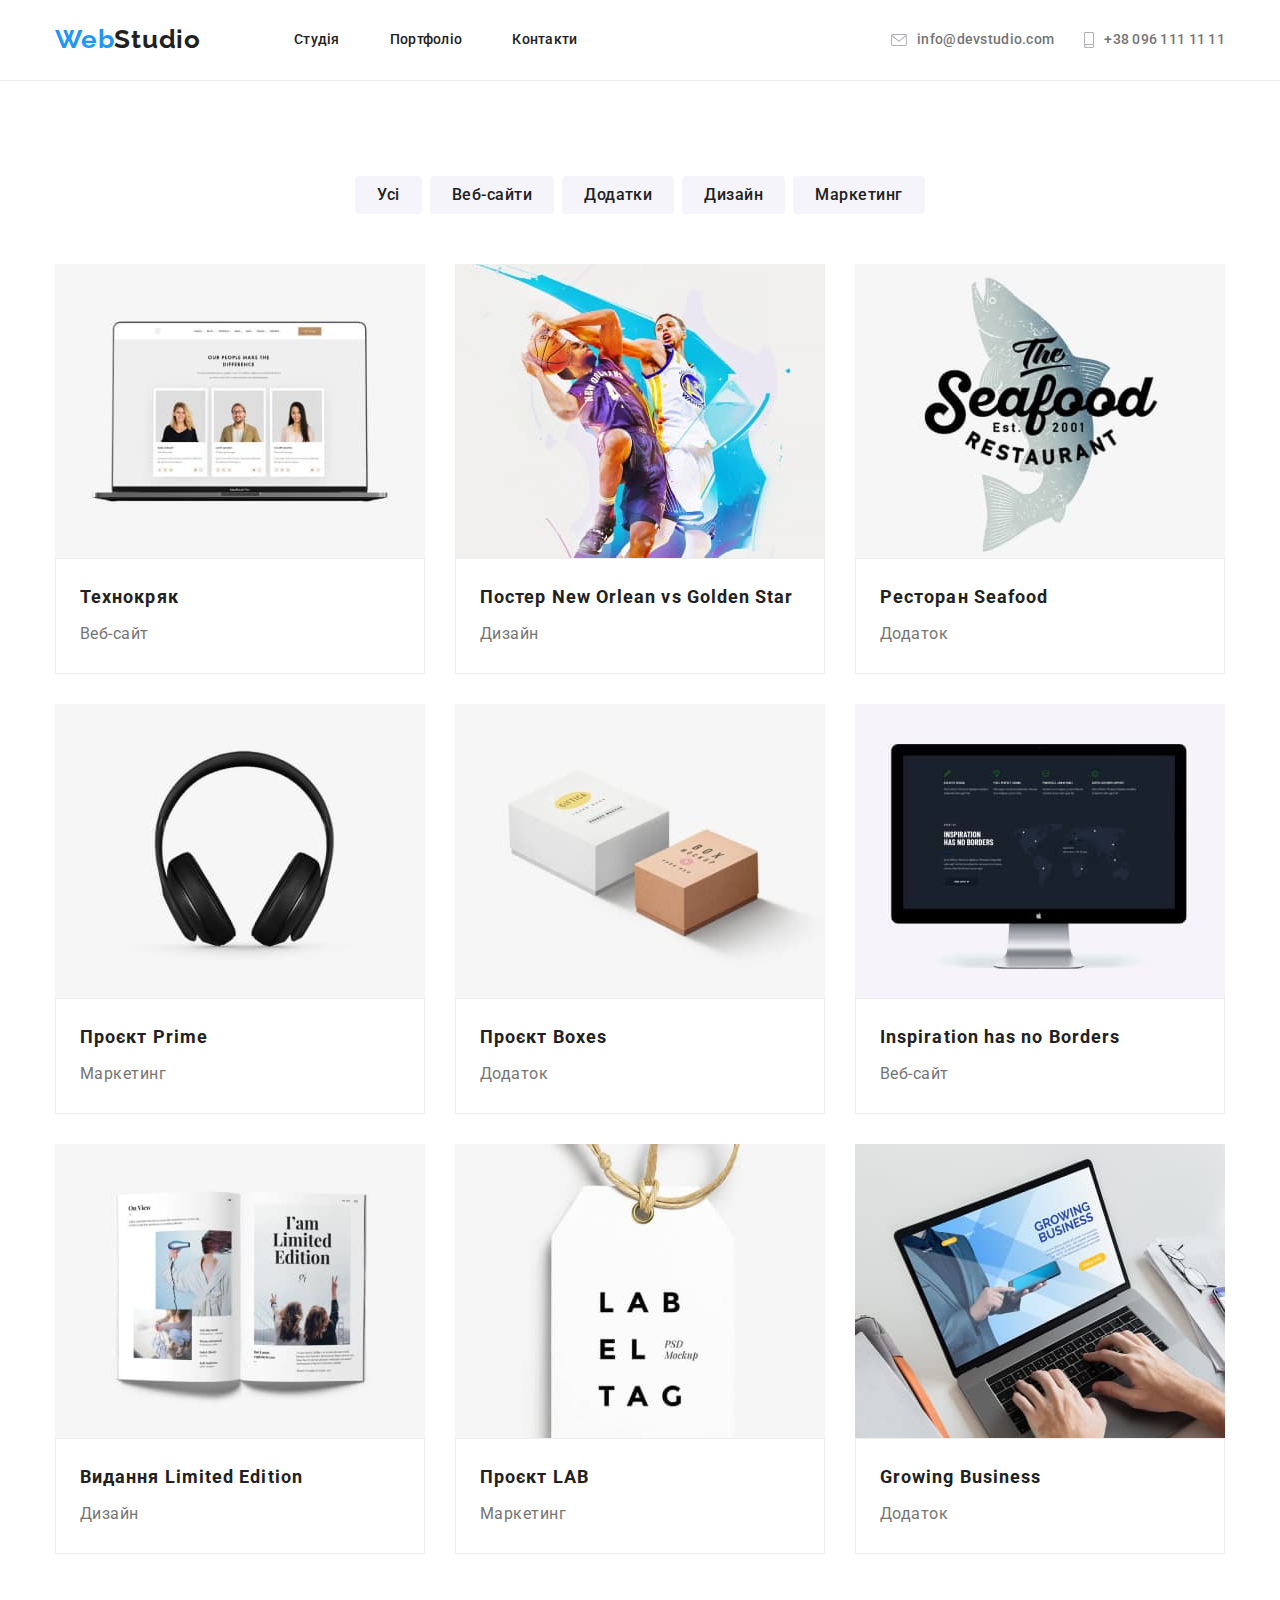
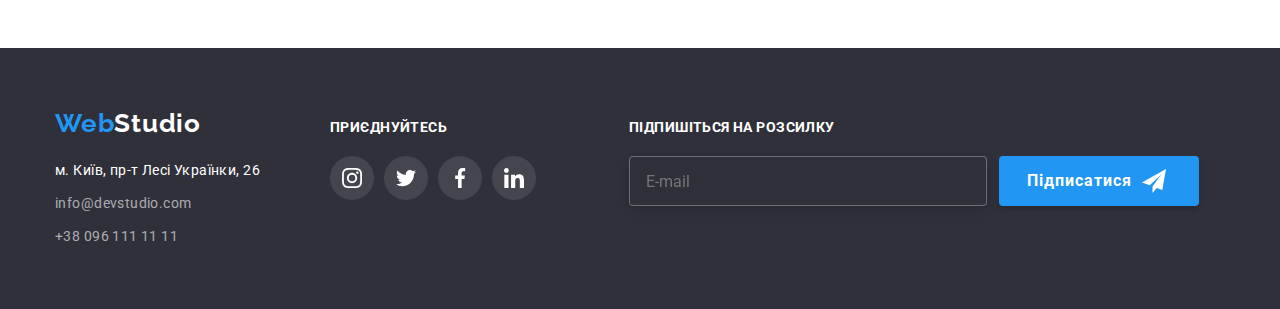
<file: portfolio.html>
<!DOCTYPE html>
<html lang="en">
  <head>
    <meta charset="UTF-8" />
    <meta name="viewport" content="width=device-width, initial-scale=1.0" />
    <title>Document</title>
    <link
      rel="stylesheet"
      href="https://cdnjs.cloudflare.com/ajax/libs/modern-normalize/1.0.0/modern-normalize.min.css"
    />
    <link
      href="https://fonts.googleapis.com/css2?family=Raleway:wght@700&family=Roboto:wght@400;500;700;900&display=swap"
      rel="stylesheet"
    />
    <link rel="stylesheet" href="./css/main.min.css" />
  </head>
  <body>
    <!-- Шапка сайта -->
    <header class="page-header">
      <div class="header-container container">
        <nav class="nav-container">
          <a href="./index.html" class="nav-container__logo">
            <span class="nav-container__logo-web">Web</span
            ><span class="nav-container__logo-studio">Studio</span>
          </a>
          <ul class="site-nav">
            <li class="site-nav__fover">
              <a href="./index.html" class="site-nav__link">Студія</a>
            </li>
            <li class="site-nav__fover">
              <a href="./portfolio.html" class="site-nav__link">Портфоліо</a>
            </li>
            <li class="site-nav__fover">
              <a href="#" class="site-nav__link">Контакти</a>
            </li>
          </ul>
        </nav>
        <ul class="auth-nav">
          <!-- mailto -->
          <li class="auth-nav__item">
            <a href="mailto:info@devstudio.com" class="auth-nav__link">
              <div class="auth-nav__block">
                <svg class="auth-nav__icon-mailto" width="16" height="12">
                  <use
                    xlink:href="#icon-envelope-hover"
                    class="auth-nav__mailto"
                  ></use>
                </svg>
              </div>
              info@devstudio.com</a
            >
          </li>
          <li class="auth-nav__item">
            <a href="tel:+380961111111" class="auth-nav__link">
              <div class="auth-nav__block item-tel">
                <svg class="auth-nav__icon-tel" width="10" height="16">
                  <use
                    xlink:href="#icon-smartphone"
                    class="auth-nav__tel"
                  ></use>
                </svg>
              </div>
              +38 096 111 11 11</a
            >
          </li>
        </ul>
      </div>
    </header>
    <main class="page-main">
      <!-- button-->
      <section class="portfolio">
        <h1 class="portfolio__title">Портфоліо</h1>
        <div class="portfolio__container">
          <!-- button-->
          <ul class="portfolio__blok">
            <li>
              <button type="button" class="portfolio__button">Усі</button>
            </li>
            <li>
              <button type="button" class="portfolio__button">Веб-сайти</button>
            </li>
            <li>
              <button type="button" class="portfolio__button">Додатки</button>
            </li>
            <li>
              <button type="button" class="portfolio__button">Дизайн</button>
            </li>
            <li>
              <button type="button" class="portfolio__button">Маркетинг</button>
            </li>
          </ul>
          <ul class="portfolio__button-img">
            <li class="portfolio__background">
              <div class="portfolio__pos-abs">
                <div class="portfolio__background-block">
                  <p class="portfolio__background-text">
                    Ресурс пропонує комплексні пропозиції з різним рівнем
                    функціоналу та сервісів. Все це дозволить відвідувачу
                    отримати вичерпні відомості про компанію чи приватну особу.
                  </p>
                </div>
                <img
                  class="img"
                  src="./images/0_2_1.jpg"
                  alt="Портрети трьох людей"
                  width="370"
                />
              </div>
              <div class="portfolio-block__title-line">
                <h2 class="portfolio__background-title">Технокряк</h2>
                <p class="portfolio__background-line">Веб-сайт</p>
              </div>
            </li>

            <li class="portfolio__background">
              <div class="portfolio__pos-abs">
                <div class="portfolio__background-block">
                  <p class="portfolio__background-text">
                    Ресурс пропонує комплексні пропозиції з різним рівнем
                    функціоналу та сервісів. Все це дозволить відвідувачу
                    отримати вичерпні відомості про компанію чи приватну особу.
                  </p>
                </div>
                <img
                  class="img"
                  src="./images/0_2_2.jpg"
                  alt="Два баскетболіста"
                  width="370"
                />
              </div>
              <div class="portfolio-block__title-line">
                <h2 class="portfolio__background-title">
                  Постер New Orlean vs Golden Star
                </h2>
                <p class="portfolio__background-line">Дизайн</p>
              </div>
            </li>

            <li class="portfolio__background">
              <div class="portfolio__pos-abs">
                <div class="portfolio__background-block">
                  <p class="portfolio__background-text">
                    Ресурс пропонує комплексні пропозиції з різним рівнем
                    функціоналу та сервісів. Все це дозволить відвідувачу
                    отримати вичерпні відомості про компанію чи приватну особу.
                  </p>
                </div>
                <img
                  class="img"
                  src="./images/0_2_3.jpg"
                  alt="Логотип ресторана в формі риби"
                  width="370"
                />
              </div>
              <div class="portfolio-block__title-line">
                <h2 class="portfolio__background-title">Ресторан Seafood</h2>
                <p class="portfolio__background-line">Додаток</p>
              </div>
            </li>

            <li class="portfolio__background">
              <div class="portfolio__pos-abs">
                <div class="portfolio__background-block">
                  <p class="portfolio__background-text">
                    Ресурс пропонує комплексні пропозиції з різним рівнем
                    функціоналу та сервісів. Все це дозволить відвідувачу
                    отримати вичерпні відомості про компанію чи приватну особу.
                  </p>
                </div>
                <img
                  class="img"
                  src="./images/0_2_4.jpg"
                  alt="Навушники"
                  width="370"
                />
              </div>
              <div class="portfolio-block__title-line">
                <h2 class="portfolio__background-title">Проєкт Prime</h2>
                <p class="portfolio__background-line">Маркетинг</p>
              </div>
            </li>

            <li class="portfolio__background">
              <div class="portfolio__pos-abs">
                <div class="portfolio__background-block">
                  <p class="portfolio__background-text">
                    Ресурс пропонує комплексні пропозиції з різним рівнем
                    функціоналу та сервісів. Все це дозволить відвідувачу
                    отримати вичерпні відомості про компанію чи приватну особу.
                  </p>
                </div>
                <img
                  class="img"
                  src="./images/0_2_5.jpg"
                  alt="На фото дві коробки"
                  width="370"
                />
              </div>
              <div class="portfolio-block__title-line">
                <h2 class="portfolio__background-title">Проєкт Boxes</h2>
                <p class="portfolio__background-line">Додаток</p>
              </div>
            </li>
            <li class="portfolio__background">
              <div class="portfolio__pos-abs">
                <div class="portfolio__background-block">
                  <p class="portfolio__background-text">
                    Ресурс пропонує комплексні пропозиції з різним рівнем
                    функціоналу та сервісів. Все це дозволить відвідувачу
                    отримати вичерпні відомості про компанію чи приватну особу.
                  </p>
                </div>
                <img
                  class="img"
                  src="./images/0_2_6.jpg"
                  alt="На фото веб-сайт"
                  width="370"
                />
              </div>
              <div class="portfolio-block__title-line">
                <h2 class="portfolio__background-title">
                  Inspiration has no Borders
                </h2>
                <p class="portfolio__background-line">Веб-сайт</p>
              </div>
            </li>

            <li class="portfolio__background">
              <div class="portfolio__pos-abs">
                <div class="portfolio__background-block">
                  <p class="portfolio__background-text">
                    Ресурс пропонує комплексні пропозиції з різним рівнем
                    функціоналу та сервісів. Все це дозволить відвідувачу
                    отримати вичерпні відомості про компанію чи приватну особу.
                  </p>
                </div>
                <img
                  class="img"
                  src="./images/0_2_7.jpg"
                  alt="Журнал"
                  width="370"
                />
              </div>
              <div class="portfolio-block__title-line">
                <h2 class="portfolio__background-title">
                  Видання Limited Edition
                </h2>
                <p class="portfolio__background-line">Дизайн</p>
              </div>
            </li>

            <li class="portfolio__background">
              <div class="portfolio__pos-abs">
                <div class="portfolio__background-block">
                  <p class="portfolio__background-text">
                    Ресурс пропонує комплексні пропозиції з різним рівнем
                    функціоналу та сервісів. Все це дозволить відвідувачу
                    отримати вичерпні відомості про компанію чи приватну особу.
                  </p>
                </div>
                <img
                  class="img"
                  src="./images/0_2_8.jpg"
                  alt="Бірка бренду"
                  width="370"
                />
              </div>
              <div class="portfolio-block__title-line">
                <h2 class="portfolio__background-title">Проєкт LAB</h2>
                <p class="portfolio__background-line">Маркетинг</p>
              </div>
            </li>

            <li class="portfolio__background">
              <div class="portfolio__pos-abs">
                <div class="portfolio__background-block">
                  <p class="portfolio__background-text">
                    Ресурс пропонує комплексні пропозиції з різним рівнем
                    функціоналу та сервісів. Все це дозволить відвідувачу
                    отримати вичерпні відомості про компанію чи приватну особу.
                  </p>
                </div>
                <img
                  class="img"
                  src="./images/0_2_9.jpg"
                  alt="Чоловік працюе за ноутбуком"
                  width="370"
                />
              </div>
              <div class="portfolio-block__title-line">
                <h2 class="portfolio__background-title">Growing Business</h2>
                <p class="portfolio__background-line">Додаток</p>
              </div>
            </li>
          </ul>
          <!-- внести ul -->
        </div>
      </section>
    </main>
    <!-- Футер -->
    <footer class="footer">
      <div class="footer__container">
        <div class="footer__block-address">
          <a href="./index.html" class="footer__logo">
            <span class="footer__web">Web</span
            ><span class="footer__studio">Studio</span>
          </a>
          <address class="footer__address">
            <ul class="address__block">
              <li class="address__item">
                <a
                  href="https://goo.gl/maps/CPtrU1FHBa2aNyZL9"
                  target="_blank"
                  rel="noopener noreferrer nofollow"
                  class="address__link"
                  ><span class="address__link-color"
                    >м. Київ, пр-т Лесі Українки, 26</span
                  ></a
                >
              </li>
              <li class="item">
                <a href="mailto:info@devstudio.com" class="address__link"
                  >info@devstudio.com</a
                >
              </li>
              <li class="item">
                <a href="tel:+380961111111" class="address__link"
                  >+38 096 111 11 11</a
                >
              </li>
            </ul>
          </address>
        </div>
        <div class="footer__block-smm">
          <h3 class="footer__title">ПРИЄДНУЙТЕСЬ</h3>
          <ul class="footer__block-icon">
            <!-- instagram -->
            <li class="footer__section-icon">
              <a href="" class="footer__icon-linck">
                <svg class="footer__icon" height="20px" width="20px">
                  <use xlink:href="#icon-instagram-2"></use>
                </svg>
              </a>
            </li>
            <!-- twitter -->
            <li class="footer__section-icon">
              <a href="" class="footer__icon-linck">
                <svg class="footer__icon" height="20px" width="20px">
                  <use xlink:href="#icon-twitter-1"></use>
                </svg>
              </a>
            </li>
            <!-- facebook -->
            <li class="footer__section-icon">
              <a href="" class="footer__icon-linck">
                <svg class="footer__icon" height="20px" width="20px">
                  <use xlink:href="#icon-facebook-1"></use>
                </svg>
              </a>
            </li>
            <!-- linkedin -->
            <li class="footer__section-icon">
              <a href="" class="footer__icon-linck">
                <svg class="footer__icon" height="20px" width="20px">
                  <use xlink:href="#icon-linkedin-1"></use>
                </svg>
              </a>
            </li>
          </ul>
        </div>
        <div class="footer__email">
          <form>
            <h3 class="footer__title">Підпишіться на розсилку</h3>
            <div class="footer__form">
              <label for="footer-mail">
                <input
                  type="email"
                  id="footer-mail"
                  name="mail"
                  class="input__footer"
                  placeholder="E-mail"
                />
              </label>
              <button type="submit" class="footer__button">
                Підписатися
                <svg class="footer__button-svg" width="24" height="24">
                  <use href="#icon-telegram"></use>
                </svg>
              </button>
            </div>
          </form>
        </div>
      </div>
    </footer>
    <!-- icon infa -->
    <svg display="none">
      <symbol id="icon-antenna-1" viewBox="0 0 32 32">
        <path
          d="m30.773 22.098-8.443-8.505.937-4.615c.242.094.499.144.758.146h.006a2.159 2.159 0 1 0-2.008-1.435l-4.96.605L8.972.161a.534.534 0 0 0-.377-.16.532.532 0 0 0-.373.155L6.709 1.66a.534.534 0 0 0 0 .754l.814.826a14.943 14.943 0 0 0 2.519 17.663.513.513 0 0 0 .146.098c-.034.18-.051.364-.052.547v6.187h-6.4a2.67 2.67 0 0 0-2.667 2.667v1.067c0 .295.239.533.533.533h24.533a.533.533 0 0 0 .533-.533v-1.067a2.67 2.67 0 0 0-2.667-2.667h-6.4v-2.742a15.09 15.09 0 0 0 3.049.32 14.854 14.854 0 0 0 7.04-1.783l.818.823a.534.534 0 0 0 .377.16.532.532 0 0 0 .373-.155l1.513-1.504a.534.534 0 0 0 0-.754zM23.28 6.233a1.066 1.066 0 1 1 .752 1.822h-.003a1.067 1.067 0 0 1-.747-1.823h-.002zm-1.256 3.505-.598 2.946-1.175-1.182 1.774-1.763zm-.605-.902-1.92 1.909-1.485-1.493 3.405-.415zM24.004 28.8a1.6 1.6 0 0 1 1.6 1.6v.533H2.137V30.4a1.6 1.6 0 0 1 1.6-1.6h20.267zm-7.467-2.133v1.067h-5.333v-1.067h5.333zM11.204 25.6v-4.053c0-1.294 1.196-2.347 2.667-2.347s2.667 1.053 2.667 2.347V25.6h-5.333zm6.4-1.696v-2.357c0-1.882-1.675-3.413-3.733-3.413a3.8 3.8 0 0 0-3.281 1.786A13.87 13.87 0 0 1 8.311 4.033l18.602 18.708a13.818 13.818 0 0 1-9.309 1.163zm11.289-.684L7.836 2.039l.755-.752 7.935 7.98c.004 0 .006.007.01.01l13.115 13.191-.757.752z"
        />
        <path
          d="M13.876 20.267h-.005a1.6 1.6 0 1 0-.004 3.2h.005a1.6 1.6 0 1 0 .004-3.2zm.373 1.978a.534.534 0 0 1-.752-.756.534.534 0 0 1 .373-.155.532.532 0 0 1 .373.911h.005z"
        />
      </symbol>
      <symbol id="icon-astronaut-1" viewBox="0 0 32 32">
        <path
          d="M31.974 4.524a.534.534 0 0 0-.43-.363l-1.91-.278-.855-1.731c-.179-.365-.777-.365-.956 0l-.855 1.731-1.91.278a.535.535 0 0 0-.296.91l1.383 1.348-.326 1.903c-.034.2.048.402.212.522a.53.53 0 0 0 .562.04l1.709-.899 1.709.899a.536.536 0 0 0 .775-.563l-.326-1.903 1.383-1.348a.536.536 0 0 0 .135-.547zm-2.463 1.327a.534.534 0 0 0-.153.472l.191 1.114-1-.526a.533.533 0 0 0-.498 0l-1.001.526.191-1.114a.534.534 0 0 0-.153-.472l-.81-.789 1.119-.163a.532.532 0 0 0 .402-.292l.5-1.013.5 1.013a.535.535 0 0 0 .402.292l1.119.163-.809.789zM26.134 20.522h-1.067v1.067h1.067v-1.067zM26.134 22.656h-1.067v1.067h1.067v-1.067zM27.2 21.589h-1.067v1.067H27.2v-1.067zM25.067 21.589H24v1.067h1.067v-1.067zM22.4 26.389h-1.067v1.067H22.4v-1.067zM22.4 28.522h-1.067v1.067H22.4v-1.067zM23.467 27.456H22.4v1.067h1.067v-1.067zM21.333 27.456h-1.067v1.067h1.067v-1.067zM16 24.256h-1.067v1.067H16v-1.067zM16 26.389h-1.067v1.067H16v-1.067zM17.067 25.322H16v1.067h1.067v-1.067zM14.933 25.322h-1.067v1.067h1.067v-1.067zM5.867 6.122H4.8v1.067h1.067V6.122zM5.867 8.255H4.8v1.067h1.067V8.255z"
        />
        <path
          d="M6.933 7.189H5.866v1.067h1.067V7.189zM4.8 7.189H3.733v1.067H4.8V7.189z"
        />
        <path
          d="M24.715 14.159a1.775 1.775 0 0 0-1.188-.705 1.778 1.778 0 0 0-1.34.352l-1.252.96-1.898 1.417-1.358-.541c2.421-1.086 4.114-3.508 4.114-6.32 0-3.823-3.123-6.933-6.961-6.933s-6.961 3.11-6.961 6.933a6.86 6.86 0 0 0 1.12 3.758l-2.764-.024h-.005c-.009 0-.015.004-.023.005a.515.515 0 0 0-.155.031l-.038.013c-.006.003-.013.003-.019.006l-3.233 1.596-.001.001-1.893.911a.397.397 0 0 0-.063.035 1.779 1.779 0 0 0-.598 2.295c.22.429.595.745 1.056.889a1.776 1.776 0 0 0 1.378-.128l1.388-.738 2.264-1.169 1.357-.008L2.2 22.211l-.002.001-1.339 1.333c-.316.315-.49.732-.49 1.178s.174.863.49 1.179c.325.323.752.485 1.179.485s.854-.162 1.18-.485l1.314-1.309 1.741-1.3.901.897-1.762 1.754-.002.001-1.339 1.333c-.316.315-.49.732-.49 1.178s.174.863.49 1.179c.325.323.753.485 1.18.485s.855-.162 1.18-.485l3.482-3.467.001-.002 1.01-1-.004-.004c.006-.006.015-.009.022-.015l5.166-5.658 3.471.494a.52.52 0 0 0 .262-.033c.018-.006.033-.015.05-.023.019-.01.039-.015.058-.027l3.213-2.133c.012-.008.018-.021.029-.029.013-.01.029-.014.041-.026l1.271-1.191c.662-.62.753-1.635.212-2.362zM2.13 17.77a.714.714 0 0 1-.558.052.717.717 0 0 1-.213-1.26l1.314-.632.449 1.312-.992.528zm3.498-1.828-1.548.8-.439-1.283 2.027-1.001-.04 1.484zm15.099-6.62a5.79 5.79 0 0 1-.599 2.559l-4.181-1.899a1.863 1.863 0 0 0-.788-1.388l1.464-4.86c2.378.756 4.105 2.974 4.105 5.588zm-11.789 0c0-3.235 2.644-5.867 5.894-5.867.253 0 .5.021.745.052l-1.432 4.754c-.019-.001-.037-.006-.057-.006-1.033 0-1.873.837-1.873 1.867s.84 1.867 1.873 1.867c.694 0 1.294-.383 1.618-.945l3.862 1.755a5.894 5.894 0 0 1-4.737 2.39c-3.25 0-5.894-2.632-5.894-5.867zm5.956.8c0 .441-.362.8-.806.8s-.806-.359-.806-.8c0-.441.362-.8.806-.8s.806.359.806.8zM2.465 25.146a.608.608 0 0 1-.854.001.592.592 0 0 1 0-.844l.962-.958.851.848-.959.955zm3.214 3.734a.608.608 0 0 1-.855.001.592.592 0 0 1 0-.844l.963-.959.852.848-.96.955zm3.481-3.469-.002.001-1.765 1.76-.852-.848 1.763-1.755.002-.001c.04-.04.065-.088.09-.135.007-.014.02-.026.026-.04.017-.041.019-.085.026-.129.003-.025.014-.047.014-.073 0-.036-.013-.07-.02-.106-.006-.032-.006-.065-.019-.095a.55.55 0 0 0-.091-.138c-.01-.012-.014-.027-.025-.038h-.001l-.001-.002-1.607-1.6c-.017-.017-.039-.024-.058-.038a.507.507 0 0 0-.087-.058.515.515 0 0 0-.093-.033.507.507 0 0 0-.103-.02.5.5 0 0 0-.095.005.53.53 0 0 0-.104.02.477.477 0 0 0-.094.045c-.02.011-.042.015-.061.029L4.23 23.486l-.901-.897 2.399-2.386 4.361 4.289-.928.919zm6.819-7.017c-.015-.002-.03.004-.045.003a.556.556 0 0 0-.3.075.492.492 0 0 0-.083.061c-.013.011-.028.017-.04.029l-4.698 5.146-4.328-4.257 2.833-2.818a.534.534 0 0 0-.379-.911v-.001l-2.219.013.028-1.607 3.104.027a6.947 6.947 0 0 0 4.981 2.101c.437 0 .864-.045 1.279-.123.04.032.079.065.13.085l2.41.96.331 1.644-3.003-.427zm4.041.178-.313-1.558 1.446-1.08.947 1.257-2.08 1.381zm3.754-2.831-.838.785-.931-1.236.831-.637a.735.735 0 0 1 .543-.143.718.718 0 0 1 .48.284.713.713 0 0 1-.085.947z"
        />
        <path
          d="m13.602 18.544-2.143-2.133a.534.534 0 0 0-.753 0l-2.142 2.133a.537.537 0 0 0 0 .756l2.142 2.133a.536.536 0 0 0 .753 0l2.143-2.133a.535.535 0 0 0 0-.756zm-2.519 1.759-1.387-1.381 1.387-1.381 1.387 1.381-1.387 1.381zM17.164 5.071l-.258 1.036c.071.018 1.738.452 1.738 2.149h1.067c0-2.017-1.666-2.965-2.547-3.185zM19.711 9.322h-1.067v1.067h1.067V9.322z"
        />
      </symbol>
      <symbol id="icon-clock-1" viewBox="0 0 32 32">
        <path
          d="M31.297 15.301C31.295 6.849 24.442-.002 15.989 0S.686 6.855.688 15.308a15.304 15.304 0 0 0 10.649 14.576.662.662 0 0 0 .529-.065.637.637 0 0 0 .283-.356l3.865-12.25a1.912 1.912 0 1 0-.84-3.635l-5.106-5.107a.637.637 0 0 0-.902.902l5.103 5.109a1.876 1.876 0 0 0 .536 2.309l-3.683 11.673C3.844 25.783.118 17.71 2.799 10.432S13.553-.572 20.831 2.109s11.004 10.754 8.323 18.032a14.042 14.042 0 0 1-7.462 7.973l-.398-1.874a.638.638 0 0 0-1.048-.344l-3.837 3.426a.637.637 0 0 0 .231 1.084l4.899 1.563a.638.638 0 0 0 .819-.74l-.391-1.839a15.255 15.255 0 0 0 9.329-14.089zm-15.305-.637a.638.638 0 1 1 0 1.277.638.638 0 0 1 0-1.277zm2.101 14.864 2.184-1.948.603 2.84-2.787-.892z"
        />
        <path
          d="M15.354 3.185V4.46a.638.638 0 1 0 1.276 0V3.185a.638.638 0 0 0-1.276 0zM3.876 14.664a.638.638 0 0 0 0 1.276h1.275a.638.638 0 1 0 0-1.276H3.876zM28.108 15.939a.638.638 0 1 0 0-1.276h-1.275a.638.638 0 0 0 0 1.276h1.275z"
        />
      </symbol>
      <symbol id="icon-diagram-1" viewBox="0 0 32 32">
        <path
          d="M14.926 14.965h1.066v4.798h-1.066v-4.797zM19.19 17.097h1.066v2.665H19.19v-2.665zM10.661 18.696h1.066v1.066h-1.066v-1.066zM7.463 18.163h1.066v1.599H7.463v-1.599z"
        />
        <path
          d="M1.599 28.291h25.587a1.6 1.6 0 0 0 1.599-1.599V24.56a1.6 1.6 0 0 0-1.599-1.599h-.533V9.668L29.681 6.8a1.608 1.608 0 1 0-.746-.763L26.654 8.2V6.97a1.6 1.6 0 0 0-1.599-1.599H3.733A1.6 1.6 0 0 0 2.134 6.97v15.992h-.533a1.6 1.6 0 0 0-1.599 1.599v2.132a1.6 1.6 0 0 0 1.599 1.599zM30.384 4.837a.533.533 0 1 1 0 1.067.533.533 0 0 1 0-1.067zM3.198 6.969c0-.294.239-.533.533-.533h21.322c.294 0 .533.239.533.533v2.239l-1.066 1.013V8.035a.533.533 0 0 0-.533-.533H4.797a.533.533 0 0 0-.533.533v13.326c0 .294.239.533.533.533h19.19a.533.533 0 0 0 .533-.533v-9.674l1.066-1.01v12.284H3.198V6.969zm4.798 6.93a1.598 1.598 0 1 0 1.107 2.749l1.853.93a.532.532 0 0 0 .636-.123l3.939-4.431 3.872 2.901a.533.533 0 0 0 .686-.039l3.365-3.188v8.131H5.33V8.569h18.124v2.66l-3.771 3.572-3.904-2.927a.533.533 0 0 0-.718.072l-3.993 4.493-1.493-.746c.011-.064.018-.129.02-.193a1.6 1.6 0 0 0-1.599-1.599zm.533 1.599a.533.533 0 1 1-1.067 0 .533.533 0 0 1 1.067 0zm3.198 8.529h5.331v.533a.533.533 0 0 1-.533.533h-4.264a.533.533 0 0 1-.533-.533v-.533zm-10.661.533c0-.294.239-.533.533-.533h9.062v.533a1.6 1.6 0 0 0 1.599 1.599h4.264a1.6 1.6 0 0 0 1.599-1.599v-.533h9.062c.294 0 .533.239.533.533v2.132a.533.533 0 0 1-.533.533H1.598a.533.533 0 0 1-.533-.533V24.56z"
        />
      </symbol>
      <symbol id="icon-envelope-hover" viewBox="0 0 43 32">
        <path
          d="M38.667 0H4C1.794 0 0 1.794 0 4v24c0 2.206 1.794 4 4 4h34.667c2.206 0 4-1.794 4-4V4c0-2.206-1.794-4-4-4zm0 2.667c.181 0 .353.038.511.103L21.334 18.236 3.49 2.77a1.32 1.32 0 0 1 .511-.103h34.667zm0 26.666H4A1.334 1.334 0 0 1 2.667 28V5.587L20.46 21.008a1.335 1.335 0 0 0 1.748 0L40.001 5.587V28c0 .736-.598 1.333-1.333 1.333z"
        />
      </symbol>
      <symbol id="icon-facebook-1" viewBox="0 0 32 32">
        <path
          d="M21.329 5.313h2.921V.225C23.746.156 22.013 0 19.994 0c-4.212 0-7.097 2.649-7.097 7.519V12H8.249v5.688h4.648V32h5.699V17.689h4.46l.708-5.688h-5.169V8.082c.001-1.644.444-2.769 2.735-2.769z"
        />
      </symbol>
      <symbol id="icon-instagram-2" viewBox="0 0 32 32">
        <path
          d="M31.969 9.408c-.075-1.7-.35-2.869-.744-3.882a7.806 7.806 0 0 0-1.851-2.838A7.867 7.867 0 0 0 26.542.844C25.523.45 24.36.175 22.66.1 20.947.019 20.403 0 16.059 0s-4.888.019-6.595.094c-1.7.075-2.869.35-3.882.744a7.803 7.803 0 0 0-2.838 1.85A7.867 7.867 0 0 0 .9 5.52C.506 6.539.231 7.702.156 9.402c-.081 1.713-.1 2.257-.1 6.601s.019 4.888.094 6.595c.075 1.7.35 2.869.744 3.882a7.895 7.895 0 0 0 1.85 2.838 7.867 7.867 0 0 0 2.832 1.844c1.019.394 2.182.669 3.882.744 1.706.075 2.25.094 6.595.094s4.888-.019 6.595-.094c1.7-.075 2.869-.35 3.882-.744a8.184 8.184 0 0 0 4.682-4.682c.394-1.019.669-2.182.744-3.882.075-1.707.094-2.251.094-6.595s-.006-4.888-.081-6.595zm-2.882 13.065c-.069 1.563-.331 2.407-.55 2.969a5.31 5.31 0 0 1-3.038 3.038c-.563.219-1.413.481-2.969.55-1.688.075-2.194.094-6.464.094s-4.782-.019-6.464-.094c-1.563-.069-2.407-.331-2.969-.55a4.926 4.926 0 0 1-1.838-1.194 4.974 4.974 0 0 1-1.194-1.838c-.219-.563-.481-1.413-.55-2.969-.075-1.688-.094-2.194-.094-6.464s.019-4.782.094-6.464c.069-1.563.331-2.407.55-2.969a4.868 4.868 0 0 1 1.2-1.838A4.974 4.974 0 0 1 6.639 3.55c.563-.219 1.413-.481 2.969-.55 1.688-.075 2.194-.094 6.464-.094 4.276 0 4.782.019 6.464.094 1.563.069 2.407.331 2.969.55a4.914 4.914 0 0 1 1.838 1.194 4.974 4.974 0 0 1 1.194 1.838c.219.563.481 1.413.55 2.969.075 1.688.094 2.194.094 6.464s-.019 4.77-.094 6.458z"
        />
        <path
          d="M16.059 7.783c-4.538 0-8.22 3.682-8.22 8.22s3.682 8.22 8.22 8.22c4.539 0 8.22-3.682 8.22-8.22s-3.682-8.22-8.22-8.22zm0 13.552a5.333 5.333 0 0 1 0-10.664 5.333 5.333 0 0 1 0 10.664zM26.524 7.458a1.919 1.919 0 1 1-3.838 0 1.919 1.919 0 0 1 3.838 0z"
        />
      </symbol>
      <symbol id="icon-linkedin-1" viewBox="0 0 32 32">
        <path
          d="M31.992 32v-.001H32V20.263c0-5.741-1.236-10.164-7.948-10.164-3.227 0-5.392 1.771-6.276 3.449h-.093v-2.913h-6.364v21.364h6.627V21.42c0-2.785.528-5.479 3.977-5.479 3.399 0 3.449 3.179 3.449 5.657v10.401h6.62zM.528 10.636h6.635V32H.528V10.636zM3.843 0C1.722 0 0 1.721 0 3.843s1.721 3.879 3.843 3.879c2.121 0 3.843-1.757 3.843-3.879A3.846 3.846 0 0 0 3.843 0z"
        />
      </symbol>
      <symbol id="icon-Logo-1" viewBox="0 0 57 32">
        <path
          d="M26.727 3.165h-.073a7.542 7.542 0 0 0-.336-.012h-.243c-.212 0-.428.005-.642.016a.4.4 0 0 0-.049 0c-1.944.11-3.848.596-5.609 1.431l-.231.111V16.52l.54-.183a20.64 20.64 0 0 1 1.5-.445 18.34 18.34 0 0 1 4.317-.574v1.551c-.193.001-.38.007-.568.016h-.045a17.207 17.207 0 0 0-3.322.51 16.858 16.858 0 0 0-3.957 1.542V3.792a15.847 15.847 0 0 1 4.151-1.688c1.278-.33 2.593-.5 3.913-.504h.228c.273.007.538.019.788.038.658.046 1.31.15 1.95.311v1.527a12.05 12.05 0 0 0-1.889-.285l-.039-.003c-.132-.011-.263-.022-.386-.022zm2.688 1.561c.339.026.689.038 1.044.038a16.75 16.75 0 0 0 4.114-.528 16.958 16.958 0 0 0 3.956-1.543v14.875a15.88 15.88 0 0 1-4.153 1.688 15.948 15.948 0 0 1-3.913.503c-1 .008-1.997-.11-2.968-.35V4.438c.229.053.465.102.706.142.394.066.81.115 1.214.145zm7.57.115-.54.182c-.497.167-.997.316-1.5.449a18.23 18.23 0 0 1-4.483.575c-.352 0-.676-.01-.989-.03l-.43-.028v12.148l.37.033c.343.03.696.045 1.052.045a14.364 14.364 0 0 0 3.531-.457c.95-.238 1.874-.57 2.759-.991l.231-.111V4.843zM19.06 24.113a.788.788 0 0 0-.6-.243.895.895 0 0 0-.347.065.778.778 0 0 0-.444.449.893.893 0 0 0-.062.335v2.023a.94.94 0 0 0 .08.415.718.718 0 0 0 .48.415c.098.028.2.042.302.042a.855.855 0 0 0 .838-.851v-.226h-.529v.18a.458.458 0 0 1-.031.18.315.315 0 0 1-.077.114.38.38 0 0 1-.222.077.266.266 0 0 1-.249-.109.479.479 0 0 1-.07-.271v-1.887a.643.643 0 0 1 .065-.302c.027-.043.066-.077.112-.098s.097-.03.147-.024a.28.28 0 0 1 .236.114c.059.078.09.173.088.271v.175h.524v-.206a.953.953 0 0 0-.242-.639zM22.202 24.09a.92.92 0 0 0-1.197 0 .82.82 0 0 0-.205.283.959.959 0 0 0-.077.392v1.941a.932.932 0 0 0 .077.397.791.791 0 0 0 .205.271.837.837 0 0 0 .279.171.897.897 0 0 0 .918-.171.849.849 0 0 0 .2-.271.934.934 0 0 0 .077-.397v-1.941a.943.943 0 0 0-.077-.392.867.867 0 0 0-.2-.283zm-.247 2.616a.355.355 0 0 1-.105.28.386.386 0 0 1-.498 0 .352.352 0 0 1-.105-.28v-1.941a.355.355 0 0 1 .105-.28.386.386 0 0 1 .498 0 .352.352 0 0 1 .105.28v1.941zM26.329 27.573v-3.674h-.509l-.668 1.945h-.009l-.673-1.945h-.503v3.674h.525v-2.235h.009l.514 1.58h.262l.518-1.58h.009v2.235h.525zM29.311 24.157a.727.727 0 0 0-.297-.201 1.168 1.168 0 0 0-.38-.057h-.78v3.674h.523v-1.435h.27a.964.964 0 0 0 .472-.1.759.759 0 0 0 .287-.281.875.875 0 0 0 .12-.32c.021-.138.03-.278.028-.418a2.107 2.107 0 0 0-.051-.525.785.785 0 0 0-.193-.338zm-.27 1.12a.45.45 0 0 1-.049.191.296.296 0 0 1-.135.129.538.538 0 0 1-.247.046h-.239v-1.249h.27a.506.506 0 0 1 .236.046.3.3 0 0 1 .123.136.537.537 0 0 1 .046.205v.244c0 .085.005.174 0 .252h-.005zM31.791 23.899h-.429l-.809 3.674h.523l.154-.789h.714l.154.789h.524l-.83-3.674zm-.483 2.384.258-1.332h.009l.256 1.332h-.524zM35.173 26.112h-.009l-.791-2.213h-.503v3.674h.523v-2.209h.011l.8 2.209h.492v-3.674h-.523v2.213zM38.372 23.899l-.421 1.461h-.011l-.421-1.461h-.554l.719 2.121v1.553h.524V26.02l.719-2.121h-.554zM17.6 28.61h.252v.708h.171v-.708h.251v-.145h-.675v.145zM19.721 28.465l-.331.853h.182l.07-.194h.34l.073.194h.186l-.339-.853h-.182zm-.027.516.116-.316.116.316h-.232zM21.818 29.004h.197v.11a.332.332 0 0 1-.202.072c-.034.002-.069-.004-.1-.019s-.059-.036-.081-.063a.352.352 0 0 1-.063-.222c0-.19.082-.285.246-.285.043-.004.086.007.121.032s.061.062.072.104l.169-.033c-.036-.167-.156-.251-.362-.251a.426.426 0 0 0-.298.11.413.413 0 0 0-.122.328.465.465 0 0 0 .109.32.408.408 0 0 0 .324.125.511.511 0 0 0 .362-.136v-.336h-.37v.144zM23.959 28.465h-.173v.853h.598v-.145h-.425v-.708zM25.769 28.465h-.173v.853h.173v-.853zM27.539 29.035l-.349-.57h-.167v.853h.161v-.557l.343.557h.171v-.853h-.158v.57zM29.14 28.943h.425v-.145h-.425v-.187h.457v-.145h-.63v.853h.648v-.145h-.475v-.231zM33.02 28.802h-.336v-.336h-.171v.853h.171v-.373h.336v.373h.171v-.853h-.171v.336zM34.629 28.943h.426v-.145h-.426v-.187h.459v-.145h-.63v.853h.646v-.145h-.475v-.231zM36.812 28.943c.148-.023.224-.102.224-.237a.203.203 0 0 0-.084-.189.479.479 0 0 0-.25-.05h-.362v.853h.171v-.357h.034a.231.231 0 0 1 .107.019.181.181 0 0 1 .061.062l.186.271h.205L37 29.148a.6.6 0 0 0-.189-.205zm-.172-.118h-.127v-.214h.135a.445.445 0 0 1 .174.02c.012.011.022.025.029.04a.116.116 0 0 1-.004.097.114.114 0 0 1-.032.037.486.486 0 0 1-.174.02zM38.458 28.943h.425v-.145h-.425v-.187h.459v-.145h-.631v.853h.648v-.145h-.475v-.231z"
        />
      </symbol>
      <symbol id="icon-Logo-2" viewBox="0 0 57 32">
        <path
          d="M19.417 26.187c.008 0 .017.002.025.005s.015.007.02.013l.116.111a.955.955 0 0 1-.327.211 1.299 1.299 0 0 1-.464.076 1.213 1.213 0 0 1-.436-.071.942.942 0 0 1-.329-.2.878.878 0 0 1-.212-.308 1.02 1.02 0 0 1-.074-.396.91.91 0 0 1 .305-.705 1.06 1.06 0 0 1 .349-.201c.143-.048.296-.072.449-.071.143-.003.285.019.417.064.115.043.221.104.313.178l-.097.119a.085.085 0 0 1-.025.021.066.066 0 0 1-.039.009.086.086 0 0 1-.042-.013l-.052-.032-.073-.04a.818.818 0 0 0-.229-.071 1.11 1.11 0 0 0-.173-.013.952.952 0 0 0-.323.053.683.683 0 0 0-.417.387.81.81 0 0 0-.06.313.795.795 0 0 0 .06.318.68.68 0 0 0 .402.383.867.867 0 0 0 .3.05c.059.001.119-.003.177-.01a.69.69 0 0 0 .384-.163.09.09 0 0 1 .055-.02zM22.776 25.629a.974.974 0 0 1-.078.393c-.047.114-.122.218-.219.305s-.214.155-.344.2a1.42 1.42 0 0 1-.884 0 1.027 1.027 0 0 1-.342-.201.904.904 0 0 1-.221-.308 1.022 1.022 0 0 1 0-.787.94.94 0 0 1 .221-.31c.097-.084.214-.15.342-.193.284-.096.6-.096.884 0 .129.046.246.114.343.201a.914.914 0 0 1 .298.699zm-.306 0a.84.84 0 0 0-.055-.316.653.653 0 0 0-.402-.385 1.025 1.025 0 0 0-.643 0 .683.683 0 0 0-.246.149.63.63 0 0 0-.157.236.927.927 0 0 0 0 .632.643.643 0 0 0 .403.384c.207.067.435.067.643 0a.698.698 0 0 0 .246-.148.662.662 0 0 0 .156-.236.82.82 0 0 0 .055-.316zM25.067 25.96l.03.071.033-.071a.68.68 0 0 1 .038-.07l.743-1.174c.015-.02.028-.033.042-.037a.207.207 0 0 1 .061-.006h.22v1.909h-.26V25.119a.726.726 0 0 1 0-.066l-.747 1.19c-.009.018-.025.033-.044.043s-.041.016-.064.016h-.042c-.023 0-.045-.005-.064-.016s-.034-.026-.044-.044l-.769-1.198v1.533h-.252v-1.905h.22a.207.207 0 0 1 .061.006.087.087 0 0 1 .041.037l.759 1.175a.418.418 0 0 1 .038.068zM27.864 25.865v.715h-.291v-1.906h.649c.122-.002.244.012.362.042a.724.724 0 0 1 .256.119.492.492 0 0 1 .145.187.576.576 0 0 1 .049.244.54.54 0 0 1-.211.435.752.752 0 0 1-.257.126 1.25 1.25 0 0 1-.35.044l-.352-.005zm0-.205h.352a.808.808 0 0 0 .225-.029.52.52 0 0 0 .163-.082.358.358 0 0 0 .134-.286c.003-.053-.007-.106-.029-.155s-.057-.094-.102-.13a.624.624 0 0 0-.391-.102h-.352v.786zM31.772 26.583h-.23a.109.109 0 0 1-.064-.018.123.123 0 0 1-.038-.044l-.198-.461h-.993l-.205.461a.107.107 0 0 1-.101.062h-.23l.872-1.909h.302l.884 1.909zm-1.439-.709h.82l-.346-.777a1.276 1.276 0 0 1-.065-.179l-.034.1a.98.98 0 0 1-.032.081l-.343.776zM33.029 24.682c.017.008.032.02.044.034l1.272 1.439V24.673h.26v1.909h-.145a.136.136 0 0 1-.06-.011.165.165 0 0 1-.047-.035l-1.271-1.438a.726.726 0 0 1 0 .066v1.419h-.26v-1.909h.154a.15.15 0 0 1 .052.009zM36.748 25.823v.758h-.291v-.758l-.804-1.15h.26a.114.114 0 0 1 .063.016.159.159 0 0 1 .039.043l.503.742a.717.717 0 0 1 .088.169l.038-.082a.745.745 0 0 1 .049-.087l.496-.747a.18.18 0 0 1 .038-.04.098.098 0 0 1 .063-.019h.263l-.806 1.155zM24.923 21.47c.127.014.255.025.384.035 1.962-.763 3.622-2.011 4.772-3.588s1.74-3.415 1.695-5.282l-2.162-1.879c.44 1.988.234 4.043-.594 5.935s-2.245 3.547-4.094 4.779z"
        />
        <path
          d="m24.151 21.383.058.01c1.975-1.228 3.482-2.942 4.323-4.921s.981-4.133.4-6.181l-3.08-2.676c1.246 2.2 1.747 4.661 1.446 7.098s-1.393 4.75-3.147 6.67zM34.596 14.841c-.523 2.052-1.794 3.902-3.624 5.276-.534.404-1.111.763-1.722 1.074 1.49-.38 2.859-1.053 4.003-1.966s2.03-2.042 2.592-3.3l-1.249-1.084z"
        />
        <path
          d="m34.106 14.539-1.778-1.545c-.034 1.762-.61 3.483-1.669 4.986s-2.562 2.731-4.352 3.559h.009c.399 0 .798-.021 1.194-.062 1.673-.593 3.151-1.537 4.303-2.748s1.94-2.65 2.295-4.189zM24.409 6.486 22.287 4.64c-1.897.637-3.528 1.756-4.68 3.212s-1.772 3.179-1.778 4.946c.007 1.952.763 3.846 2.149 5.383s3.322 2.628 5.501 3.101c1.946-2.06 3.085-4.605 3.252-7.266s-.647-5.299-2.323-7.53zM39.008 14.255c-.008-2.316-1.07-4.535-2.955-6.173s-4.439-2.561-7.105-2.567a11.3 11.3 0 0 0-3.602.582l12.99 11.286a7.647 7.647 0 0 0 .672-3.128z"
        />
      </symbol>
      <symbol id="icon-Logo-3" viewBox="0 0 57 32">
        <path
          d="M12.878 11.255h-.002c-1.279 0-2.316.921-2.316 2.058v.001c0 1.137 1.037 2.058 2.316 2.058h.002c1.279 0 2.316-.921 2.316-2.058v-.001c0-1.137-1.037-2.058-2.316-2.058zM29.971 10.597c-.004-1.579-.711-3.092-1.967-4.208s-2.958-1.745-4.735-1.749c-1.777.003-3.48.631-4.737 1.748s-1.964 2.63-1.968 4.209v8.706s13.405-1.327 13.406-8.704v-.001zM5.867 22.16c.003 1.098.496 2.151 1.369 2.928s2.058 1.215 3.294 1.218c1.236-.003 2.42-.441 3.294-1.218s1.366-1.829 1.37-2.927v-6.057s-9.327.924-9.327 6.056zm4.663 1.085c-.242 0-.478-.064-.678-.183s-.357-.289-.45-.487c-.092-.198-.117-.417-.069-.627s.163-.404.334-.556c.171-.152.388-.255.625-.297s.482-.02.706.062c.223.082.414.221.548.4s.206.388.206.603c.001.143-.031.284-.092.417s-.151.252-.264.353c-.114.101-.248.182-.397.236s-.308.083-.468.083v-.004zM19.956 22.647h-.9v.93h-.469v-2.275h1.481v.38h-1.012v.588h.9v.378zm2.253-.156c0 .224-.04.42-.119.589a.893.893 0 0 1-.847.528c-.189 0-.357-.045-.505-.136s-.262-.22-.344-.387a1.344 1.344 0 0 1-.123-.581v-.112c0-.224.04-.421.12-.591a.895.895 0 0 1 .848-.529c.189 0 .358.046.505.137a.888.888 0 0 1 .342.392c.081.17.122.366.122.589v.102zm-.475-.103c0-.238-.043-.42-.128-.544s-.207-.186-.366-.186a.416.416 0 0 0-.364.184c-.085.122-.129.301-.13.538v.111c0 .232.043.412.128.541s.208.192.369.192a.415.415 0 0 0 .363-.184c.084-.124.127-.304.128-.541v-.111zm1.996.592a.237.237 0 0 0-.094-.203 1.203 1.203 0 0 0-.337-.15 2.418 2.418 0 0 1-.386-.156c-.258-.14-.387-.328-.387-.564 0-.123.034-.232.103-.328a.688.688 0 0 1 .298-.227c.13-.054.276-.081.438-.081.163 0 .307.03.434.089a.662.662 0 0 1 .401.614h-.469c0-.104-.033-.185-.098-.242s-.158-.087-.277-.087a.426.426 0 0 0-.267.073.225.225 0 0 0-.095.191c0 .074.037.136.111.186.075.05.185.097.33.141.267.08.461.18.583.298s.183.267.183.444a.55.55 0 0 1-.223.464c-.149.111-.349.167-.602.167-.175 0-.334-.032-.478-.095-.144-.065-.254-.153-.33-.264s-.113-.241-.113-.388h.47c0 .251.15.377.45.377a.442.442 0 0 0 .261-.067.222.222 0 0 0 .094-.191zm2.501-1.298h-.697v1.895h-.469v-1.895h-.687v-.38h1.853v.38zm1.638.909h-.9v.609h1.056v.377H26.5v-2.275h1.522v.38h-1.053v.542h.9v.367zm1.273.153h-.373v.833H28.3v-2.275h.845c.269 0 .476.06.622.18s.219.289.219.508a.697.697 0 0 1-.102.389.689.689 0 0 1-.305.247l.492.93v.022h-.503l-.427-.833zm-.373-.379h.378c.118 0 .209-.03.273-.089a.321.321 0 0 0 .097-.248.343.343 0 0 0-.092-.253c-.06-.061-.154-.092-.28-.092h-.377v.683zm2.84.41v.802h-.469v-2.275h.887c.171 0 .321.031.45.094a.703.703 0 0 1 .405.659.655.655 0 0 1-.23.528c-.152.128-.363.192-.633.192h-.411zm0-.379h.419c.124 0 .218-.029.283-.088.066-.058.098-.142.098-.25 0-.111-.033-.202-.098-.27s-.156-.104-.272-.106h-.43v.714zm2.966.195h-.9v.609h1.056v.377h-1.525v-2.275h1.522v.38h-1.053v.542h.9v.367zm2.175-.909h-.697v1.895h-.469v-1.895h-.688v-.38h1.853v.38zm1.637.909h-.9v.609h1.056v.377h-1.525v-2.275h1.522v.38h-1.053v.542h.9v.367zm1.274.153h-.373v.833h-.469v-2.275h.845c.269 0 .476.06.622.18s.219.289.219.508a.697.697 0 0 1-.102.389.689.689 0 0 1-.305.247l.492.93v.022h-.503l-.427-.833zm-.374-.379h.378c.118 0 .209-.03.273-.089a.321.321 0 0 0 .097-.248.343.343 0 0 0-.092-.253c-.06-.061-.154-.092-.28-.092h-.377v.683zm2.755.615a.237.237 0 0 0-.094-.203 1.203 1.203 0 0 0-.337-.15 2.418 2.418 0 0 1-.386-.156c-.258-.14-.388-.328-.388-.564 0-.123.034-.232.103-.328a.688.688 0 0 1 .298-.227c.13-.054.276-.081.438-.081.163 0 .307.03.434.089a.675.675 0 0 1 .295.248.646.646 0 0 1 .106.366h-.469c0-.104-.033-.185-.098-.242s-.158-.087-.277-.087a.426.426 0 0 0-.267.073.225.225 0 0 0-.095.191c0 .074.037.136.111.186.075.05.185.097.33.141.267.08.461.18.583.298s.183.267.183.444a.548.548 0 0 1-.223.464c-.149.111-.349.167-.602.167-.175 0-.334-.032-.478-.095a.773.773 0 0 1-.33-.264.678.678 0 0 1-.112-.388h.47c0 .251.15.377.45.377a.442.442 0 0 0 .261-.067.222.222 0 0 0 .094-.191z"
        />
      </symbol>
      <symbol id="icon-Logo-4" viewBox="0 0 57 32">
        <path
          d="M14.27 23.859c.13.147.199.332.196.521.007.123-.017.247-.07.361s-.132.216-.233.297c-.252.175-.565.26-.881.24h-1.549v-3.302h1.517c.299-.018.596.059.84.219.098.075.176.17.227.277s.074.224.068.341a.725.725 0 0 1-.176.505.839.839 0 0 1-.462.258.897.897 0 0 1 .523.282zm-1.816-.499h.648a.653.653 0 0 0 .412-.11c.049-.04.087-.09.111-.146s.034-.116.028-.176c.005-.06-.005-.12-.029-.175s-.061-.106-.108-.147a.665.665 0 0 0-.425-.111h-.638v.866zm1.124 1.267c.052-.041.093-.093.12-.151s.038-.121.034-.184c.004-.064-.008-.127-.035-.186s-.069-.111-.121-.153a.714.714 0 0 0-.44-.119h-.68v.908h.689a.732.732 0 0 0 .435-.114zM17.371 25.278l-.844-1.291h-.317v1.291h-.726v-3.302h1.374c.346-.022.689.078.957.281.192.179.308.415.327.666s-.061.499-.224.7c-.17.178-.401.296-.655.336l.898 1.32h-.789zm-1.161-1.74h.594c.412 0 .618-.167.618-.5a.458.458 0 0 0-.151-.371.687.687 0 0 0-.467-.134h-.601l.007 1.005zM21.339 24.614h-1.446l-.255.665h-.761l1.328-3.265h.823l1.323 3.265h-.761l-.25-.665zm-.194-.5-.529-1.394-.529 1.394h1.057zM26.305 25.278h-.721l-1.616-2.245v2.245h-.719v-3.302h.719l1.616 2.258v-2.258h.721v3.302zM30.417 24.488a1.501 1.501 0 0 1-.652.582 2.282 2.282 0 0 1-1.013.208h-1.283v-3.302h1.283c.351-.008.698.061 1.013.203.276.127.503.328.652.576a1.78 1.78 0 0 1 0 1.732zm-.824-.079c.206-.219.319-.499.319-.788s-.113-.569-.319-.788a1.326 1.326 0 0 0-.902-.281h-.5v2.137h.5c.329.019.654-.082.902-.281zM21.79 3.609s9.301 3.215 9.103 7.867v7.869s-9.294-3.217-9.1-7.869l-.004-7.867zM39.179 17.503a13.494 13.494 0 0 1 5.909-1.994v-2.463c-2.444.862-4.517 2.426-5.909 4.457z"
        />
        <path
          d="M38.124 18.245c1.438-2.651 3.93-4.696 6.964-5.715V5.432s-13.245 4.58-12.965 11.205V27.84s.59-.205 1.519-.589c0-.358 0-.719.042-1.082.274-3.076 1.871-5.926 4.44-7.924z"
        />
        <path
          d="M36.864 22.407c.07-.777.225-1.546.463-2.294-1.599 1.725-2.568 3.866-2.77 6.122-.019.213-.03.426-.035.645a40.466 40.466 0 0 0 2.548-1.229 10.624 10.624 0 0 1-.206-3.244zM37.391 22.447a10.17 10.17 0 0 0 .164 2.938c3.619-1.983 7.685-5.046 7.528-8.748v-.323c-2.585.265-5.004 1.3-6.885 2.946a10.29 10.29 0 0 0-.807 3.188z"
        />
      </symbol>
      <symbol id="icon-Logo-5" viewBox="0 0 57 32">
        <path
          d="M28.493 14.618a1.58 1.58 0 0 1-.323-1.061v-1.538c0-.471.107-.83.321-1.075s.581-.367 1.102-.366c.489 0 .836.104 1.042.313.224.266.333.592.308.92v.361h-.875v-.366c.003-.12-.005-.24-.025-.358a.352.352 0 0 0-.125-.213.505.505 0 0 0-.317-.083.533.533 0 0 0-.333.088.412.412 0 0 0-.145.235 1.74 1.74 0 0 0-.034.38v1.866c-.014.18.025.36.112.524.044.055.104.099.175.127s.149.038.226.029a.478.478 0 0 0 .31-.084.375.375 0 0 0 .13-.227c.02-.124.03-.249.027-.374v-.379h.875v.346c.025.342-.082.682-.303.967-.201.228-.544.343-1.047.343s-.884-.122-1.1-.375zM32.137 14.633c-.221-.239-.332-.588-.332-1.05v-1.617c0-.457.11-.802.332-1.037s.591-.351 1.109-.35c.515 0 .882.117 1.103.35.221.235.333.58.333 1.037v1.617c0 .457-.112.807-.337 1.048s-.591.361-1.1.361c-.509 0-.886-.122-1.109-.36zm1.517-.388a.906.906 0 0 0 .105-.479v-1.98a.88.88 0 0 0-.103-.469c-.044-.057-.106-.101-.179-.129s-.152-.037-.231-.027c-.079-.009-.159 0-.231.028s-.135.072-.18.129a.853.853 0 0 0-.105.469v1.99a.888.888 0 0 0 .105.479c.051.05.114.091.185.119a.612.612 0 0 0 .635-.119v-.009zM35.735 10.626h.942l.708 2.984.725-2.984h.917l.092 4.308h-.678l-.072-2.994-.699 2.994h-.544l-.725-3.005-.067 3.005h-.685l.085-4.308zM40.176 10.626h1.468c.846 0 1.268.408 1.268 1.223 0 .781-.445 1.171-1.335 1.17h-.5v1.915h-.906l.005-4.308zm1.254 1.841a.7.7 0 0 0 .498-.136.693.693 0 0 0 .13-.486 1.327 1.327 0 0 0-.044-.391c-.013-.043-.036-.083-.067-.118s-.07-.065-.114-.087a.94.94 0 0 0-.404-.069h-.352v1.287h.352zM44.218 10.626h.973l.998 4.308h-.844l-.197-.993h-.868l-.203.993h-.857l.998-4.308zm.832 2.815-.339-1.808-.339 1.808h.678zM46.996 10.626h.634l1.214 2.457v-2.457h.752v4.308h-.603l-1.221-2.565v2.565h-.777l.002-4.308zM51.357 13.291l-1.009-2.659h.85l.616 1.708.578-1.708h.832l-.997 2.659v1.642h-.87v-1.642zM29.892 16.817v.225h-.739v1.75h-.31v-1.75H28.1v-.225h1.792zM32.209 18.793h-.239a.105.105 0 0 1-.067-.019.102.102 0 0 1-.04-.045l-.214-.469h-1.026l-.214.469a.119.119 0 0 1-.033.053.112.112 0 0 1-.067.019h-.239l.906-1.976h.315l.917 1.968zm-1.5-.734h.855l-.362-.804a1.426 1.426 0 0 1-.067-.186 4.03 4.03 0 0 0-.034.105l-.033.083-.359.802zM33.771 18.599a1.018 1.018 0 0 0 .315-.023.961.961 0 0 0 .13-.036c.04-.014.08-.031.121-.048v-.444h-.362c-.009 0-.018-.001-.026-.003s-.016-.007-.023-.012c-.006-.004-.011-.01-.014-.016s-.005-.013-.004-.02v-.152h.703v.757a1.407 1.407 0 0 1-.609.202 2.591 2.591 0 0 1-.264.012 1.41 1.41 0 0 1-.457-.073 1.104 1.104 0 0 1-.362-.206.956.956 0 0 1-.234-.313.99.99 0 0 1-.083-.41.907.907 0 0 1 .316-.726c.103-.089.227-.159.362-.205.155-.05.32-.075.486-.074.084 0 .169.006.252.017a1.21 1.21 0 0 1 .397.128c.056.031.108.065.158.103l-.087.122c-.007.011-.017.021-.029.027s-.027.01-.041.01a.118.118 0 0 1-.056-.016 1.344 1.344 0 0 1-.089-.047.727.727 0 0 0-.121-.053 1.171 1.171 0 0 0-.167-.044 1.362 1.362 0 0 0-.23-.017 1.06 1.06 0 0 0-.35.055.704.704 0 0 0-.435.402.924.924 0 0 0 0 .659.756.756 0 0 0 .446.405c.115.034.237.047.359.039zM36.659 18.567h.989v.225h-1.292v-1.976h.31l-.007 1.75zM38.678 18.792h-.31v-1.976h.31v1.976zM39.83 16.826a.151.151 0 0 1 .047.036l1.324 1.489a.41.41 0 0 1 0-.07v-1.472h.27v1.984h-.156a.14.14 0 0 1-.067-.011.184.184 0 0 1-.049-.038l-1.323-1.488v1.536h-.259v-1.976h.161c.017 0 .035.003.051.009zM43.753 16.817v.217h-1.098v.652h.89v.21h-.89v.674h1.098v.217h-1.417v-1.971h1.417zM11.286 4.616l13.757 3.372v11.818l-13.757-3.371V4.616zm-.882-1.007V17.01l15.52 3.806V7.417L10.404 3.61z"
        />
        <path d="M18.722 27.036 3.2 23.227V9.828l15.522 3.807v13.401z" />
        <path
          d="m10.661 4.465 13.578 3.33-5.774 4.987L4.885 9.45l5.776-4.985zm-.257-.856L3.2 9.828l15.522 3.807 7.202-6.219-15.52-3.807zM19.595 26.282l6.329-5.465-6.329-1.553v7.018z"
        />
      </symbol>
      <symbol id="icon-Logo" viewBox="0 0 57 32">
        <path
          d="m20.267 3.733 3.738 3.538-6.938-.004v17.166H35.2v-6.564l3.733 3.534V3.732H20.266zm14.769 13.722L24.439 7.423h10.597v10.032zm-3.29 4.468h-11.81V10.378h.835v10.764h10.975v.782zm-9.021 4.797-.436.898-.436-.898h-.366l.637 1.198v.698h.331v-.698l.635-1.198h-.365zm.548 1.895.154-.441h.734l.155.441h.344l-.717-1.896h-.296l-.716 1.896h.342zm.521-1.493.275.786h-.549l.275-.786zm1.737.741a.429.429 0 0 0-.072.241c0 .16.056.29.168.389s.263.148.451.148.349-.051.484-.152l.107.126h.367l-.279-.329a.95.95 0 0 0 .164-.574h-.275a.758.758 0 0 1-.079.348l-.366-.432.129-.094c.091-.066.157-.132.197-.198s.06-.14.06-.219c0-.12-.044-.22-.133-.301s-.201-.122-.339-.122c-.153 0-.274.043-.365.13s-.135.203-.135.352c0 .061.014.124.043.189s.081.144.155.237a1.12 1.12 0 0 0-.283.262zm.855.419a.485.485 0 0 1-.299.107c-.095 0-.17-.027-.227-.082s-.085-.126-.085-.214c0-.102.052-.192.156-.271l.04-.029.414.488zm-.34-.84c-.089-.11-.134-.202-.134-.275 0-.063.018-.116.055-.158s.085-.063.147-.063c.057 0 .105.018.142.053s.056.077.056.126a.235.235 0 0 1-.081.184l-.04.033-.145.099zm3.086 1.03a.689.689 0 0 0 .224-.474h-.328c-.017.135-.059.232-.124.29s-.162.087-.292.087c-.142 0-.249-.054-.323-.161s-.109-.264-.109-.469v-.168c.002-.202.041-.355.117-.46s.188-.158.331-.158c.123 0 .217.03.28.091s.104.158.12.294h.328c-.021-.207-.095-.368-.223-.482s-.296-.171-.505-.171a.718.718 0 0 0-.683.426 1.116 1.116 0 0 0-.095.473v.177c.003.174.035.328.098.46s.151.234.266.306a.748.748 0 0 0 .4.107c.216 0 .389-.056.52-.169zm1.936-.266c.064-.141.096-.304.096-.49v-.105c-.001-.185-.034-.347-.099-.486a.726.726 0 0 0-.687-.432.757.757 0 0 0-.411.113c-.119.075-.211.183-.277.324s-.098.305-.098.49v.107c.001.181.034.342.099.48s.159.246.279.322a.764.764 0 0 0 .411.112c.155 0 .293-.037.411-.112s.212-.183.276-.323zm-.352-1.071c.08.112.12.273.12.483v.099c0 .214-.04.376-.119.487s-.19.167-.336.167c-.144 0-.257-.057-.339-.171s-.121-.275-.121-.483v-.109c.002-.204.043-.362.122-.473s.192-.168.335-.168c.146 0 .258.056.337.168z"
        />
      </symbol>
      <symbol id="icon-smartphone" viewBox="0 0 20 32">
        <path
          d="M17 0H3C1.346 0 0 1.346 0 3v26c0 1.654 1.346 3 3 3h14c1.654 0 3-1.346 3-3V3c0-1.654-1.346-3-3-3zM3 2h14a1 1 0 0 1 1 1v21H2V3a1 1 0 0 1 1-1zm14 28H3a1 1 0 0 1-1-1v-3h16v3a1 1 0 0 1-1 1z"
        />
        <path
          d="M4.707 27.478c.391.365.391.956 0 1.321s-1.024.365-1.414 0c-.391-.365-.391-.956 0-1.321s1.024-.365 1.414 0z"
        />
      </symbol>
      <symbol id="icon-twitter-1" viewBox="0 0 32 32">
        <path
          d="M32 6.078c-1.19.522-2.458.868-3.78 1.036a6.523 6.523 0 0 0 2.886-3.626 13.11 13.11 0 0 1-4.16 1.588A6.574 6.574 0 0 0 22.154 3c-3.632 0-6.556 2.948-6.556 6.562 0 .52.044 1.02.152 1.496-5.454-.266-10.28-2.88-13.522-6.862a6.605 6.605 0 0 0-.898 3.316 6.57 6.57 0 0 0 2.914 5.452 6.479 6.479 0 0 1-2.964-.808v.072c0 3.188 2.274 5.836 5.256 6.446a6.548 6.548 0 0 1-1.72.216 5.8 5.8 0 0 1-1.242-.112c.85 2.598 3.262 4.508 6.13 4.57a13.182 13.182 0 0 1-8.134 2.798c-.538 0-1.054-.024-1.57-.09A18.469 18.469 0 0 0 10.064 29c12.072 0 18.672-10 18.672-18.668 0-.29-.01-.57-.024-.848A13.087 13.087 0 0 0 32 6.078z"
        />
      </symbol>
      <symbol
        id="icon-hrestyk"
        viewBox="0 0 70 70"
        xmlns="http://www.w3.org/2000/svg"
        xml:space="preserve"
        style="
          fill-rule: evenodd;
          clip-rule: evenodd;
          stroke-linecap: round;
          stroke-linejoin: round;
          stroke-miterlimit: 1.5;
        "
      >
        <path
          d="M22.873 20.262a1.02 1.02 0 0 0-1.51 1.37L46.88 49.74a1.02 1.02 0 0 0 1.51-1.371L22.873 20.262Z"
        />
        <path
          d="M48.636 21.658a1.02 1.02 0 0 0-1.509-1.373L21.584 48.367a1.02 1.02 0 0 0 1.509 1.372l25.543-28.081Z"
        />
      </symbol>
      <symbol id="icon-emeil" viewBox="0 0 43 32">
        <path
          d="M37.333 0h-32c-2.2 0-3.98 1.8-3.98 4l-.02 24c0 2.2 1.8 4 4 4h32c2.2 0 4-1.8 4-4V4c0-2.2-1.8-4-4-4zm-.8 8.5-14.14 8.84c-.64.4-1.48.4-2.12 0L6.133 8.5c-.5-.32-.8-.86-.8-1.44 0-1.34 1.46-2.14 2.6-1.44l13.4 8.38 13.4-8.38c1.14-.7 2.6.1 2.6 1.44 0 .58-.3 1.12-.8 1.44z"
        />
      </symbol>
      <symbol id="icon-tel" viewBox="0 0 32 32">
        <path
          d="m27.419 20.852-4.201-.48a3.293 3.293 0 0 0-2.713.943l-3.044 3.044A24.888 24.888 0 0 1 6.56 13.458l3.06-3.06a3.293 3.293 0 0 0 .943-2.713l-.48-4.168A3.31 3.31 0 0 0 6.791.589H3.929C2.06.589.505 2.144.621 4.013c.877 14.126 12.174 25.407 26.284 26.284 1.869.116 3.424-1.439 3.424-3.308v-2.861c.016-1.671-1.241-3.077-2.911-3.275z"
        />
      </symbol>
      <symbol id="icon-contakt-name" viewBox="0 0 32 32">
        <path
          d="M16 16c4.42 0 8-3.58 8-8s-3.58-8-8-8-8 3.58-8 8 3.58 8 8 8zm0 4c-5.34 0-16 2.68-16 8v2c0 1.1.9 2 2 2h28c1.1 0 2-.9 2-2v-2c0-5.32-10.66-8-16-8z"
        />
      </symbol>
      <symbol id="icon-telegram" viewBox="0 0 32 32">
        <path
          d="M32 0 0 18l10.227 3.788L26 7 14.002 23.186l.01.004-.012-.004V32l5.735-6.691L27 28l5-28z"
        />
      </symbol>
      <symbol id="icon-close-black" viewBox="0 0 32 32">
        <path
          d="m26.667 7.303-1.97-1.97-7.808 7.808-7.808-7.808-1.97 1.97 7.808 7.808-7.808 7.808 1.97 1.97 7.808-7.808 7.808 7.808 1.97-1.97-7.808-7.808 7.808-7.808z"
        />
      </symbol>
      <symbol id="icon-icon-check" viewBox="0 0 34 32">
        <path
          d="m8.442 16.537-.147-.14-2.205 2.088 7.767 7.41 16.318-15.567-2.19-2.089-14.128 13.465-5.416-5.167z"
        />
      </symbol>
    </svg>
  </body>
</html>
</file>
<file: css/main.min.css>
:root{--primary-text-color: #757575;--title-text-color: #212121;--accent-color: #FFFFFF;--link-focus: #2196F3}.footer__logo,.nav-container__logo{text-decoration:none;font-family:"Raleway";font-style:normal;font-weight:700;font-size:26px;line-height:1.19;letter-spacing:.03em}.auth-nav__link,.site-nav__link{text-decoration:none;font-family:"Roboto";font-style:normal;font-weight:500;font-size:14px;line-height:1.14;letter-spacing:.02em}.hero-container__title{font-family:"Roboto";font-style:normal;font-weight:900;font-size:44px;line-height:1.36;text-align:center;letter-spacing:.06em;text-transform:uppercase}.form-button,.footer__button,.button{text-decoration:none;font-family:"Roboto";font-style:normal;font-weight:700;font-size:16px;line-height:1.88;letter-spacing:.06em}.footer__title,.services__title,.card-set__title{text-decoration:none;font-family:"Roboto";font-style:normal;font-weight:700;font-size:14px;line-height:1.14;letter-spacing:.03em;text-transform:uppercase}.checkbox__link,.checkbox-label.text,.address__link,.card-set__line{text-decoration:none;font-family:"Roboto";font-style:normal;font-weight:400;font-size:14px;line-height:1.71;letter-spacing:.03em}.customers__title,.team-container__title,.services__invisible-title{text-align:center;text-decoration:none;font-family:"Roboto";font-style:normal;font-weight:700;font-size:36px;line-height:1.16;text-align:center;letter-spacing:.03em}.team__title{text-decoration:none;font-family:"Roboto";font-style:normal;font-weight:500;font-size:16px;line-height:1.18;text-align:center;letter-spacing:.03em}.team__text{text-decoration:none;font-family:"Roboto";font-style:normal;font-weight:400;font-size:16px;line-height:1.18;text-align:center;letter-spacing:.03em}.modal__text{text-decoration:none;font-family:"Roboto";font-style:normal;font-weight:700;font-size:20px;line-height:1.15;text-align:center;letter-spacing:.03em}.form__textarea::-webkit-input-placeholder{text-decoration:none;font-family:"Roboto";font-style:normal;font-weight:400;font-size:12px;line-height:1.16;letter-spacing:.01em}.form__textarea::-moz-placeholder{text-decoration:none;font-family:"Roboto";font-style:normal;font-weight:400;font-size:12px;line-height:1.16;letter-spacing:.01em}.form__textarea:-ms-input-placeholder{text-decoration:none;font-family:"Roboto";font-style:normal;font-weight:400;font-size:12px;line-height:1.16;letter-spacing:.01em}.form__textarea::-ms-input-placeholder{text-decoration:none;font-family:"Roboto";font-style:normal;font-weight:400;font-size:12px;line-height:1.16;letter-spacing:.01em}.form__textarea::placeholder,.form__label{text-decoration:none;font-family:"Roboto";font-style:normal;font-weight:400;font-size:12px;line-height:1.16;letter-spacing:.01em}.portfolio__button{text-decoration:none;font-family:"Roboto";font-style:normal;font-weight:500;font-size:16px;line-height:1.62;text-align:center;letter-spacing:.03em}.portfolio__background-text{text-decoration:none;font-family:"Roboto";font-style:normal;font-weight:400;font-size:18px;line-height:1.56;letter-spacing:.03em}.portfolio__background-title{text-decoration:none;font-family:"Roboto";font-style:normal;font-weight:700;font-size:18px;line-height:2;letter-spacing:.06em}.portfolio__background-line{text-decoration:none;font-family:"Roboto";font-style:normal;font-weight:400;font-size:16px;line-height:1.88;letter-spacing:.03em}.portfolio__background-block,.portfolio__background,.portfolio__button,.form-button,.form__textarea,.form__icon,.form__input,.bcard-set-img,.button-close,.footer__button,.footer__icon,.footer__icon-linck,.footer__section-icon,.address__link-color,.address__link,.customers__icon,.services__link,.icon-smm__icon,.icon-smm__linck,.icon-smm__block,.button,.auth-nav__icon-tel,.auth-nav__block,.auth-nav__icon-mailto,.auth-nav__link,.site-nav__link::after,.site-nav__link{-webkit-transition-duration:250ms;transition-duration:250ms;-webkit-transition-timing-function:cubic-bezier(0.4, 0, 0.2, 1);transition-timing-function:cubic-bezier(0.4, 0, 0.2, 1)}.nav-container__logo{display:-webkit-box;display:-ms-flexbox;display:flex;padding:24px 0px;margin:0}.nav-container__logo-web{color:#2196f3}.nav-container__logo-studio{color:#212121}.footer__logo{display:-webkit-box;display:-ms-flexbox;display:flex;padding:0;margin:0px}.footer__web{margin:0;color:#2196f3}.footer__studio{margin:0;color:#fff}.container{width:1200px;padding:0 15px;margin:0 auto}.header-container{display:-webkit-box;display:-ms-flexbox;display:flex;-webkit-box-pack:justify;-ms-flex-pack:justify;justify-content:space-between}.header-container container{display:-webkit-box;display:-ms-flexbox;display:flex}.nav-container{display:-webkit-box;display:-ms-flexbox;display:flex}.site-nav{display:-webkit-box;display:-ms-flexbox;display:flex}.site-nav__fover{display:-webkit-box;display:-ms-flexbox;display:flex;position:relative;overflow:hidden;margin-left:50px}.site-nav__fover:first-child{margin-left:93px}.site-nav__link{display:-webkit-box;display:-ms-flexbox;display:flex;padding-top:32px;padding-bottom:32px;color:#212121;-webkit-transition-property:color,cursor;transition-property:color,cursor}.site-nav__link:hover,.site-nav__link:focus{color:#2196f3;cursor:pointer}.site-nav__fover:hover .site-nav__link,.site-nav__fover:focus .site-nav__link{color:#2196f3;cursor:pointer}.site-nav__link::before{position:absolute;margin:0;padding:0;content:"";width:100%;height:4px;top:76px;background:rgba(33,150,243,0);border-radius:2px}.site-nav__link::after{position:absolute;margin:0;padding:0;content:"";width:100%;height:4px;top:76px;border-radius:2px;-webkit-transition-property:background,cursor;transition-property:background,cursor}.site-nav__link:hover::after,.site-nav__link:focus::after{background:#2196f3;cursor:pointer}.auth-nav{display:-webkit-box;display:-ms-flexbox;display:flex;gap:30px}.auth-nav__link{display:-webkit-box;display:-ms-flexbox;display:flex;padding-top:32px;padding-bottom:32px;-webkit-box-align:center;-ms-flex-align:center;align-items:center;color:#757575;-webkit-transition-property:color,cursor;transition-property:color,cursor}.auth-nav__link:hover,.auth-nav__link:focus{color:#2196f3;cursor:pointer}.auth-nav__mailto{display:-webkit-box;display:-ms-flexbox;display:flex}.auth-nav__icon-mailto{display:-webkit-box;display:-ms-flexbox;display:flex;margin:0px 10px 0px 0px;padding:0px 0px 0px 0px;fill:#afb1b8;-webkit-transition-property:fill,cursor;transition-property:fill,cursor}.auth-nav__icon-mailto:hover,.auth-nav__icon-mailto:focus{fill:#2196f3;cursor:pointer}.auth-nav__link:hover .auth-nav__icon-mailto,.auth-nav__link:focus .auth-nav__icon-mailto{fill:#2196f3;cursor:pointer}.auth-nav__block{display:-webkit-box;display:-ms-flexbox;display:flex;margin:0px;-webkit-transition-property:fill,cursor;transition-property:fill,cursor}.auth-nav__tel{display:-webkit-box;display:-ms-flexbox;display:flex}.auth-nav__icon-tel{display:-webkit-box;display:-ms-flexbox;display:flex;margin:0px 10px 0px 0px;padding:0;fill:#afb1b8;-webkit-transition-property:fill,cursor;transition-property:fill,cursor}.auth-nav__icon-tel:hover,.auth-nav__icon-tel:focus{fill:#2196f3;cursor:pointer}.auth-nav__link:hover .auth-nav__icon-tel,.auth-nav__link:focus .auth-nav__icon-tel{fill:#2196f3;cursor:pointer}.auth-nav__block{display:-webkit-box;display:-ms-flexbox;display:flex;margin:0px;-webkit-transition-property:fill,cursor;transition-property:fill,cursor}.hero-container{background-position:50% 50%;max-width:1600px;padding-top:200px;padding-bottom:200px;text-align:center;background-size:cover;background-color:#c4c4c4;background-image:-webkit-gradient(linear, left top, right top, from(rgba(47, 48, 58, 0.4)), to(rgba(47, 48, 58, 0.4))),url(../images/foto_hero.jpg);background-image:linear-gradient(to right, rgba(47, 48, 58, 0.4), rgba(47, 48, 58, 0.4)),url(../images/foto_hero.jpg);margin:0 auto}.hero{width:1200px;margin-left:auto;margin-right:auto;padding:0 15px}.hero-container__title{padding:0px;margin:0;text-align:center;margin-left:auto;margin-right:auto;text-transform:uppercase;color:#fff}.button{margin-top:30px;padding:10px 32px;color:#fff;background:#2196f3;-webkit-box-shadow:0px 4px 4px rgba(0,0,0,.15);box-shadow:0px 4px 4px rgba(0,0,0,.15);border-radius:4px;border:0px;-webkit-transition-property:color,background,cursor;transition-property:color,background,cursor}.button:hover,.button:focus{color:#fff;background:#2196f3;cursor:pointer}.benefits{padding:0;padding-top:94px}.benefits-container{display:-webkit-box;display:-ms-flexbox;display:flex;width:1200px;padding:0 15px;margin:0px auto}.benefits__title{display:-webkit-box;display:-ms-flexbox;display:flex;margin:0px;font-size:.1px;line-height:1.16px;color:rgba(0,0,0,0)}.card-set{display:-webkit-box;display:-ms-flexbox;display:flex;grid-column-gap:30px}.card-set__block{display:-webkit-box;display:-ms-flexbox;display:flex;margin:0;padding:0;height:120px;width:270px;-webkit-box-pack:center;-ms-flex-pack:center;justify-content:center;-webkit-box-align:center;-ms-flex-align:center;align-items:center;background:#f5f4fa;border-radius:4px}.card-set__img{display:-webkit-box;display:-ms-flexbox;display:flex;height:70px;width:70px;-webkit-box-pack:center;-ms-flex-pack:center;justify-content:center;-webkit-box-align:center;-ms-flex-align:center;align-items:center;fill:#212121}.card-set__title{display:-webkit-box;display:-ms-flexbox;display:flex;margin:0px;margin-top:30px}.card-set__line{display:-webkit-box;display:-ms-flexbox;display:flex;margin-top:10px;margin-bottom:0px;color:#757575}.services{padding:0;padding-top:94px;padding-bottom:94px}.services-container{width:1200px;padding:0 15px;margin:0px auto}.services__invisible-title{padding:0;margin:0px 0px 50px 0px;color:#212121}.services__blok{display:-webkit-box;display:-ms-flexbox;display:flex;grid-column-gap:30px;margin:0px}.services__item{position:relative}.services__block-title{position:absolute;width:370px;height:70px;left:0px;top:224px;background:rgba(47,48,58,.8)}.services__title{margin:0;padding:24px 0px 0px 0px;text-align:center;color:#fff}.team{background:#f5f4fa;padding:94px 0}.team-container{width:1200px;padding:0 15px;margin:0px auto}.team-container__title{margin:0;margin-bottom:50px;color:#212121}.team__blok{display:-webkit-box;display:-ms-flexbox;display:flex;grid-column-gap:30px;margin-top:50px}.team__background{-webkit-box-shadow:0px 1px 3px rgba(0,0,0,.12),0px 1px 1px rgba(0,0,0,.14),0px 2px 1px rgba(0,0,0,.2);box-shadow:0px 1px 3px rgba(0,0,0,.12),0px 1px 1px rgba(0,0,0,.14),0px 2px 1px rgba(0,0,0,.2);border-radius:0px 0px 4px 4px;background:#fff}.team__block-text{padding:30px 0px 30px 0px}.team__title{display:-webkit-box;display:-ms-flexbox;display:flex;margin:0;-webkit-box-pack:center;-ms-flex-pack:center;justify-content:center;color:#212121}.team__text{display:-webkit-box;display:-ms-flexbox;display:flex;margin:10px 0px 16px 0px;-webkit-box-pack:center;-ms-flex-pack:center;justify-content:center;color:#757575}.icon-smm{display:-webkit-box;display:-ms-flexbox;display:flex;-webkit-box-pack:center;-ms-flex-pack:center;justify-content:center;grid-column-gap:10px}.icon-smm__block{border-radius:50%;-webkit-transition-property:background,border-radius;transition-property:background,border-radius}.icon-smm__block:hover,.icon-smm__block:focus{background:#2196f3}.icon-smm__linck{display:-webkit-box;display:-ms-flexbox;display:flex;-webkit-box-pack:center;-ms-flex-pack:center;justify-content:center;-webkit-box-align:center;-ms-flex-align:center;align-items:center;height:44px;width:44px;border-radius:50%;-webkit-transition-property:background,border-radius;transition-property:background,border-radius}.icon-smm__linck:hover,.icon-smm__linck:focus{background:#2196f3}.icon-smm__icon{display:-webkit-box;display:-ms-flexbox;display:flex;fill:#afb1b8;-webkit-transition-property:fill;transition-property:fill}.icon-smm__linck:hover .icon-smm__icon,.icon-smm__linck:focus .icon-smm__icon{fill:#fff}.customers{padding:0;padding-top:94px;padding-bottom:94px}.customers__title{margin:0;margin-bottom:50px}.customers__icon-block{display:-webkit-box;display:-ms-flexbox;display:flex;-webkit-box-pack:center;-ms-flex-pack:center;justify-content:center;grid-column-gap:30px}.services__link{display:-webkit-box;display:-ms-flexbox;display:flex;height:92px;width:170px;margin:0px;border-radius:4px;-webkit-box-pack:center;-ms-flex-pack:center;justify-content:center;border:1px solid #afb1b8;-webkit-transition-property:border;transition-property:border}.services__link:hover,.services__link:focus{border:1px solid #2196f3}.services__link{display:-webkit-box;display:-ms-flexbox;display:flex;-webkit-box-pack:center;-ms-flex-pack:center;justify-content:center;-webkit-box-align:center;-ms-flex-align:center;align-items:center}.customers__icon{display:-webkit-box;display:-ms-flexbox;display:flex;fill:#afb1b8;-webkit-transition-property:fill;transition-property:fill}.services__link:hover .customers__icon,.services__link:focus .customers__icon{fill:#2196f3}.footer{display:-webkit-box;display:-ms-flexbox;display:flex;padding:60px 0;background:#2f303a}.footer__container{display:-webkit-box;display:-ms-flexbox;display:flex;width:1200px;padding:0 15px;margin-left:auto;margin-right:auto;grid-column-gap:70px;-webkit-box-align:baseline;-ms-flex-align:baseline;align-items:baseline}.footer__block-address{display:-webkit-box;display:-ms-flexbox;display:flex;-webkit-box-orient:vertical;-webkit-box-direction:normal;-ms-flex-direction:column;flex-direction:column}.footer__address{display:-webkit-box;display:-ms-flexbox;display:flex;-webkit-box-orient:vertical;-webkit-box-direction:normal;-ms-flex-direction:column;flex-direction:column;margin:0}.address__block{display:-webkit-box;display:-ms-flexbox;display:flex;-webkit-box-orient:vertical;-webkit-box-direction:normal;-ms-flex-direction:column;flex-direction:column}.address__item{margin-top:20px}.address__link{display:-webkit-box;display:-ms-flexbox;display:flex;-webkit-box-orient:vertical;-webkit-box-direction:normal;-ms-flex-direction:column;flex-direction:column;color:rgba(255,255,255,.6);-webkit-transition-property:color;transition-property:color}.address__link:hover,.address__link:focus{color:#2196f3}.address__link-color{color:#fff;-webkit-transition-property:color;transition-property:color}.address__link:hover .address__link-color,.address__link:focus .address__link-color{color:#2196f3}.address__block .item{margin:0;margin-top:9px}.footer__title{display:-webkit-box;display:-ms-flexbox;display:flex;margin:0;margin-bottom:20px;color:#fff}.footer__block-icon{display:-webkit-box;display:-ms-flexbox;display:flex;-webkit-box-pack:start;-ms-flex-pack:start;justify-content:flex-start;grid-column-gap:10px}.footer__section-icon{border-radius:50%;-webkit-transition-property:background;transition-property:background}.footer__section-icon:hover,.footer__section-icon:focus{background:#2196f3}.footer__icon-linck{display:-webkit-box;display:-ms-flexbox;display:flex;-webkit-box-pack:center;-ms-flex-pack:center;justify-content:center;-webkit-box-align:center;-ms-flex-align:center;align-items:center;height:44px;width:44px;background:rgba(255,255,255,.1);border-radius:50%;-webkit-transition-property:background;transition-property:background}.footer__icon-linck:hover,.footer__icon-linck:focus{background:#2196f3}.footer__icon{display:-webkit-box;display:-ms-flexbox;display:flex;fill:#fff;-webkit-transition-property:fill;transition-property:fill}.footer-icon-block-linck:hover .footer__icon,.footer-icon-block-linck:focus .footer__icon{fill:#fff}.footer__email{margin-left:23px}.footer__form{display:-webkit-box;display:-ms-flexbox;display:flex;gap:12px}.input__footer{width:358px;height:50px;padding:15px 16px;background-color:#2f303a;color:#fff;border:1px solid rgba(255,255,255,.3);-webkit-filter:drop-shadow(0px 4px 4px rgba(0, 0, 0, 0.15));filter:drop-shadow(0px 4px 4px rgba(0, 0, 0, 0.15));border-radius:4px}.footer__button{display:-webkit-box;display:-ms-flexbox;display:flex;-webkit-box-align:center;-ms-flex-align:center;align-items:center;gap:10px;padding:10px 28px;border:0;min-width:200px;color:#fff;background-color:#2196f3;-webkit-box-shadow:0px 4px 4px rgba(0,0,0,.15);box-shadow:0px 4px 4px rgba(0,0,0,.15);border-radius:4px;cursor:pointer;-webkit-transition-property:color,background,cursor;transition-property:color,background,cursor}.footer__button:hover,.footer__button:focus{color:#fff;background:#2196f3;cursor:pointer}.footer__button-svg{fill:#fff}.backdrop{position:fixed;width:100%;height:100%;top:0;left:0;background:rgba(0,0,0,.2);opacity:1;-webkit-transition:opacity 250ms cubic-bezier(0.4, 0, 0.2, 1),visibility 250ms cubic-bezier(0.4, 0, 0.2, 1);transition:opacity 250ms cubic-bezier(0.4, 0, 0.2, 1),visibility 250ms cubic-bezier(0.4, 0, 0.2, 1)}.backdrop.is-hidden{opacity:0;visibility:hidden;pointer-events:none}.modal{position:absolute;top:50%;left:50%;width:528px;height:581px;z-index:1;background:#fff;-webkit-box-shadow:0px 1px 3px rgba(0,0,0,.12),0px 1px 1px rgba(0,0,0,.14),0px 2px 1px rgba(0,0,0,.2);box-shadow:0px 1px 3px rgba(0,0,0,.12),0px 1px 1px rgba(0,0,0,.14),0px 2px 1px rgba(0,0,0,.2);border-radius:4px;-webkit-transform:scale(1) translate(-50%, -50%);transform:scale(1) translate(-50%, -50%)}.button-close{display:-webkit-box;display:-ms-flexbox;display:flex;-webkit-box-pack:center;-ms-flex-pack:center;justify-content:center;-webkit-box-align:center;-ms-flex-align:center;align-items:center;position:absolute;top:8px;right:8px;width:30px;height:30px;padding:6px;background:#fff;border:1px solid rgba(0,0,0,.1);border-radius:50%;-webkit-transition-property:cursor,-webkit-transition-duration;transition-property:cursor,-webkit-transition-duration;transition-property:transition-duration,cursor;transition-property:transition-duration,cursor,-webkit-transition-duration}.button-close:hover,.button-close:focus{-webkit-transition-duration:250ms;transition-duration:250ms;cursor:pointer}.bcard-set-img{padding:0;margin:0;fill:#212121;-webkit-transition-property:fill;transition-property:fill}.button-close:hover .bcard-set-img,.button-close:focus .bcard-set-img{fill:#2196f3}.modal__contact{padding:40px}.modal__text{margin:0;padding:0;color:#212121}.contact__form{display:block;-webkit-box-pack:center;-ms-flex-pack:center;justify-content:center}.form__label{display:block;padding:0;margin:10px 0px 4px 0px;color:#757575}.form__label:first-child{margin:12px 0px 4px 0px}.form__control{display:block;position:relative;margin:0}.form__input{display:block;padding:12px 12px 12px 32px;height:40px;width:100%;border:1px solid rgba(33,33,33,.2);border-radius:4px;outline:none;-webkit-transition-property:border;transition-property:border}.form__input:hover,.form__input:focus{border:1px solid #2196f3}.form__icon{display:block;position:absolute;top:50%;left:15px;-webkit-transform:translateY(-50%);transform:translateY(-50%);fill:#212121;-webkit-transition-property:fill;transition-property:fill}.form__input:hover+.form__icon,.form__input:focus+.form__icon{fill:#2196f3}.form__textarea{display:block;Width:448px;height:120px;margin:0;padding:12px 16px;border:1px solid rgba(33,33,33,.2);border-radius:4px;resize:none;-webkit-transition-property:border;transition-property:border}.form__textarea:focus,.form__textarea:hover{border:1px solid #2196f3}.form__textarea::-webkit-input-placeholder{color:rgba(117,117,117,.5)}.form__textarea::-moz-placeholder{color:rgba(117,117,117,.5)}.form__textarea:-ms-input-placeholder{color:rgba(117,117,117,.5)}.form__textarea::-ms-input-placeholder{color:rgba(117,117,117,.5)}.form__textarea::placeholder{color:rgba(117,117,117,.5)}.checkbox__container{position:relative;display:-webkit-box;display:-ms-flexbox;display:flex;-webkit-box-align:center;-ms-flex-align:center;align-items:center;margin:0;margin-top:20px;font-size:14px;line-height:1.7}.checkbox__label{padding-left:37px}.checkbox-label.text{color:#757575}.visually__hidden{position:absolute;white-space:nowrap;width:1px;height:1px;overflow:hidden;border:0;padding:0;clip:rect(0 0 0 0);-webkit-clip-path:inset(50%);clip-path:inset(50%);margin:-1px}.checkbox__input:checked+.checkbox__svg{fill:#fff;background-color:#2196f3;border:none}.checkbox__svg{position:absolute;top:50%;left:14px;-webkit-transform:translateY(-50%);transform:translateY(-50%);fill:#fff;border:2px solid #212121;border-radius:4px;background-color:#fff}.checkbox__link{position:relative;color:#2196f3;border-bottom:1px solid #2196f3}.modal-button{display:-webkit-box;display:-ms-flexbox;display:flex;-webkit-box-pack:center;-ms-flex-pack:center;justify-content:center}.form-button{margin:0;margin-top:30px;padding:10px 52px;color:#fff;background:#2196f3;-webkit-box-shadow:0px 4px 4px rgba(0,0,0,.15);box-shadow:0px 4px 4px rgba(0,0,0,.15);border-radius:4px;border:0px;-webkit-transition-property:color,background,cursor;transition-property:color,background,cursor}.form-button:hover,.form-button:focus{color:#fff;background:#0b85e8;cursor:pointer}.container{width:1200px;padding:0 15px;margin:0 auto}.header-container{display:-webkit-box;display:-ms-flexbox;display:flex;-webkit-box-pack:justify;-ms-flex-pack:justify;justify-content:space-between}.header-container container{display:-webkit-box;display:-ms-flexbox;display:flex}.page-header{border-bottom:1px solid #ececec}.portfolio{padding:94px 0px 94px 0px}.portfolio__title{display:-webkit-box;display:-ms-flexbox;display:flex;margin:0px;font-size:.1px;line-height:1.16px;color:rgba(0,0,0,0)}.portfolio__container{width:1200px;padding:0 15px;margin:0 auto}.portfolio__blok{-webkit-box-pack:center;-ms-flex-pack:center;justify-content:center;display:-webkit-box;display:-ms-flexbox;display:flex;display:flex;grid-column-gap:8px;margin:0}.portfolio__button{display:-webkit-box;display:-ms-flexbox;display:flex;padding:6px 22px;color:#212121;background:#f5f4fa;border-radius:4px;border:0px;-webkit-transition-property:color,background,border-radius,-webkit-box-shadow;transition-property:color,background,border-radius,-webkit-box-shadow;transition-property:color,background,box-shadow,border-radius;transition-property:color,background,box-shadow,border-radius,-webkit-box-shadow}.portfolio__button:hover,.portfolio__button:focus{color:#fff;background:#2196f3;cursor:pointer;-webkit-box-shadow:0px 3px 1px rgba(0,0,0,.1),0px 1px 2px rgba(0,0,0,.08),0px 2px 2px rgba(0,0,0,.12);box-shadow:0px 3px 1px rgba(0,0,0,.1),0px 1px 2px rgba(0,0,0,.08),0px 2px 2px rgba(0,0,0,.12);border-radius:4px}.portfolio__button-img{margin:50px 0px 0px 0px;grid-gap:30px;display:-webkit-box;display:-ms-flexbox;display:flex;-ms-flex-wrap:wrap;flex-wrap:wrap}.portfolio__background{-webkit-transition-property:-webkit-box-shadow;transition-property:-webkit-box-shadow;transition-property:box-shadow;transition-property:box-shadow, -webkit-box-shadow}.portfolio__background:hover,.portfolio__background:focus{-webkit-box-shadow:0px 1px 1px rgba(0,0,0,.12),0px 4px 4px rgba(0,0,0,.06),1px 4px 6px rgba(0,0,0,.16);box-shadow:0px 1px 1px rgba(0,0,0,.12),0px 4px 4px rgba(0,0,0,.06),1px 4px 6px rgba(0,0,0,.16)}.portfolio__pos-abs{position:relative;overflow:hidden}.portfolio__background-block{position:absolute;margin:0;padding:0;-webkit-box-align:center;-ms-flex-align:center;align-items:center;width:370px;height:294px;left:0px;top:0px;background:rgba(33,150,243,.9);-webkit-transform:translatey(100%);transform:translatey(100%);-webkit-transition-property:-webkit-transform;transition-property:-webkit-transform;transition-property:transform;transition-property:transform, -webkit-transform}.portfolio__background:hover .portfolio__background-block{-webkit-transform:translatey(0);transform:translatey(0)}.portfolio__background-text{font-family:"Roboto";font-style:normal;margin:0;padding:63px 24px;color:#fff}.portfolio__background-title{display:-webkit-box;display:-ms-flexbox;display:flex;margin:0px 0px 0px 0px;color:#212121}.portfolio__background-line{display:-webkit-box;display:-ms-flexbox;display:flex;margin:4px 0px 0px 0px;color:#757575}.portfolio-block__title-line{border:1px solid #eee;padding:20px 0px 24px 24px}*,*::before,*::after{-webkit-box-sizing:border-box;box-sizing:border-box}body{font-family:Roboto,sans-serif;font-style:normal;color:#212121;background:#fff}ul{list-style:none;text-decoration:none;padding:0px;margin:0px}img{display:block;max-width:100%;height:auto}.blackout{position:relative}/*# sourceMappingURL=main.min.css.map */
</file>
